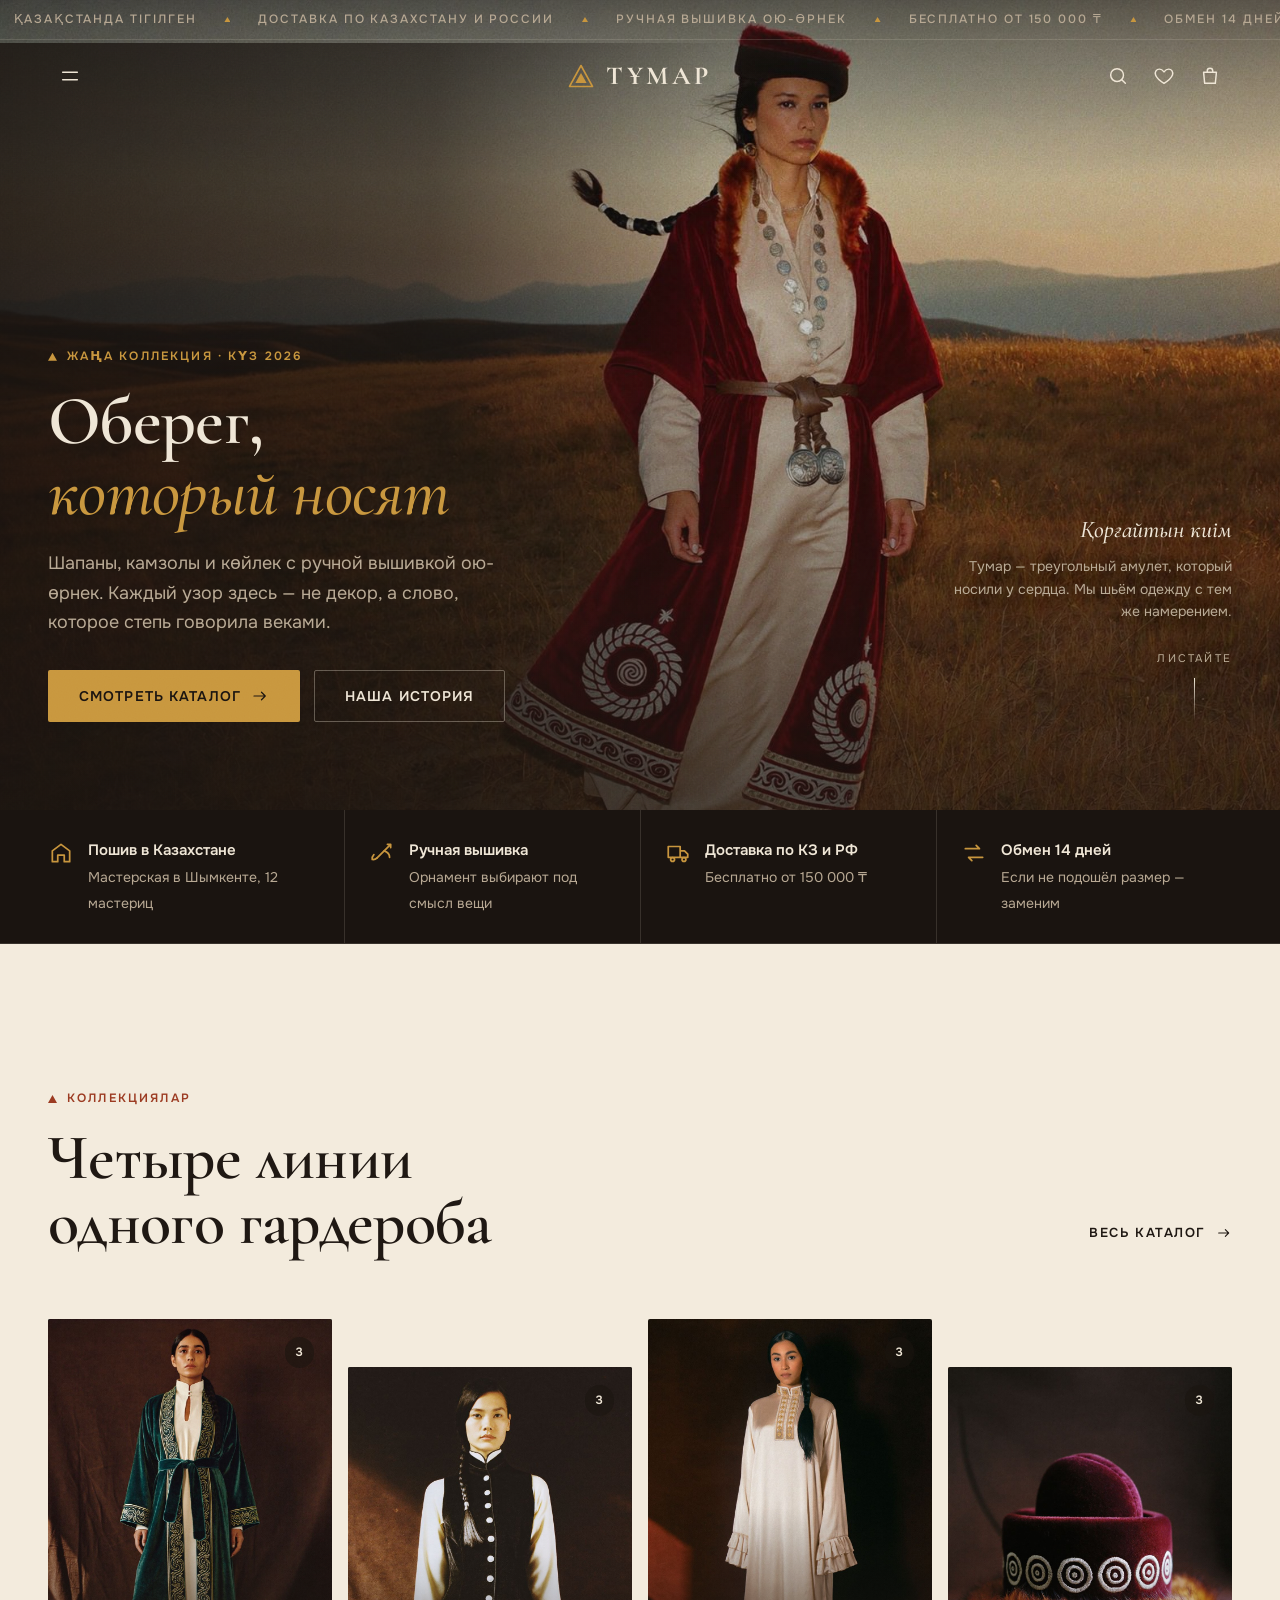
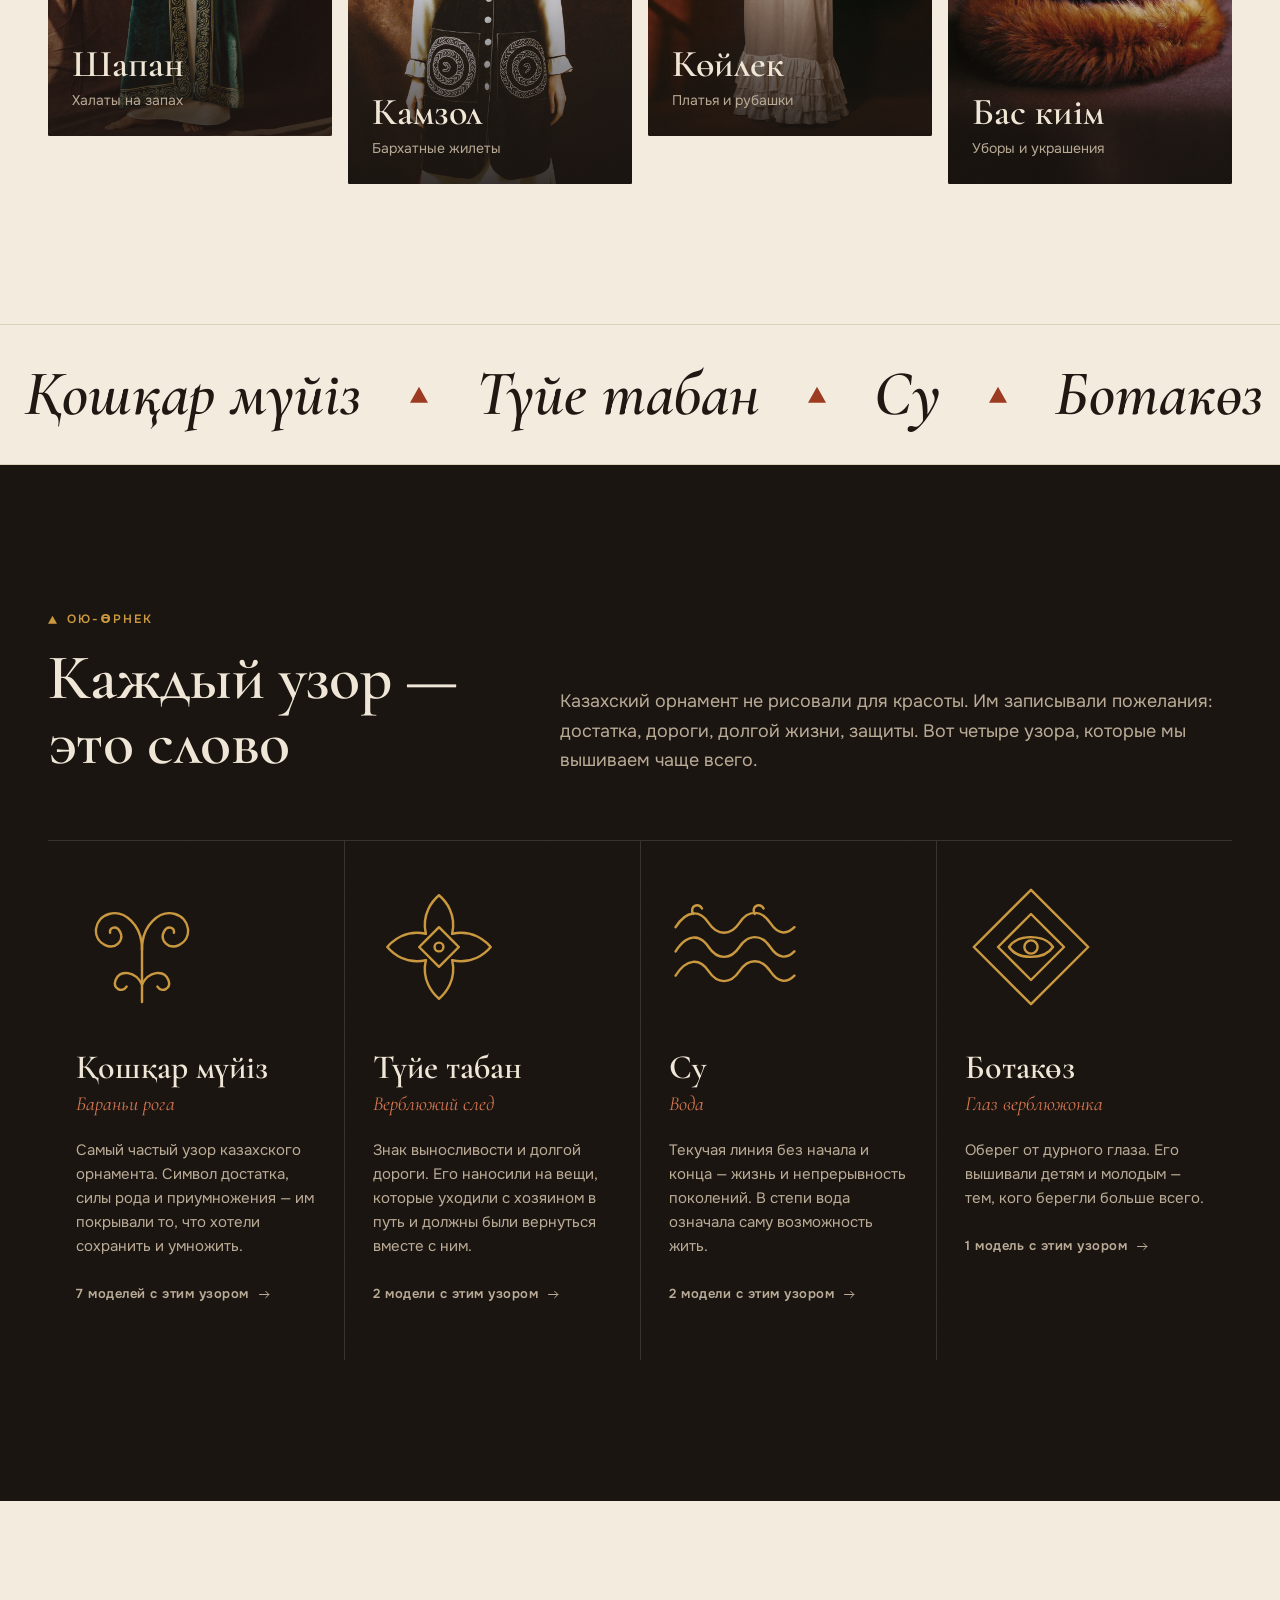
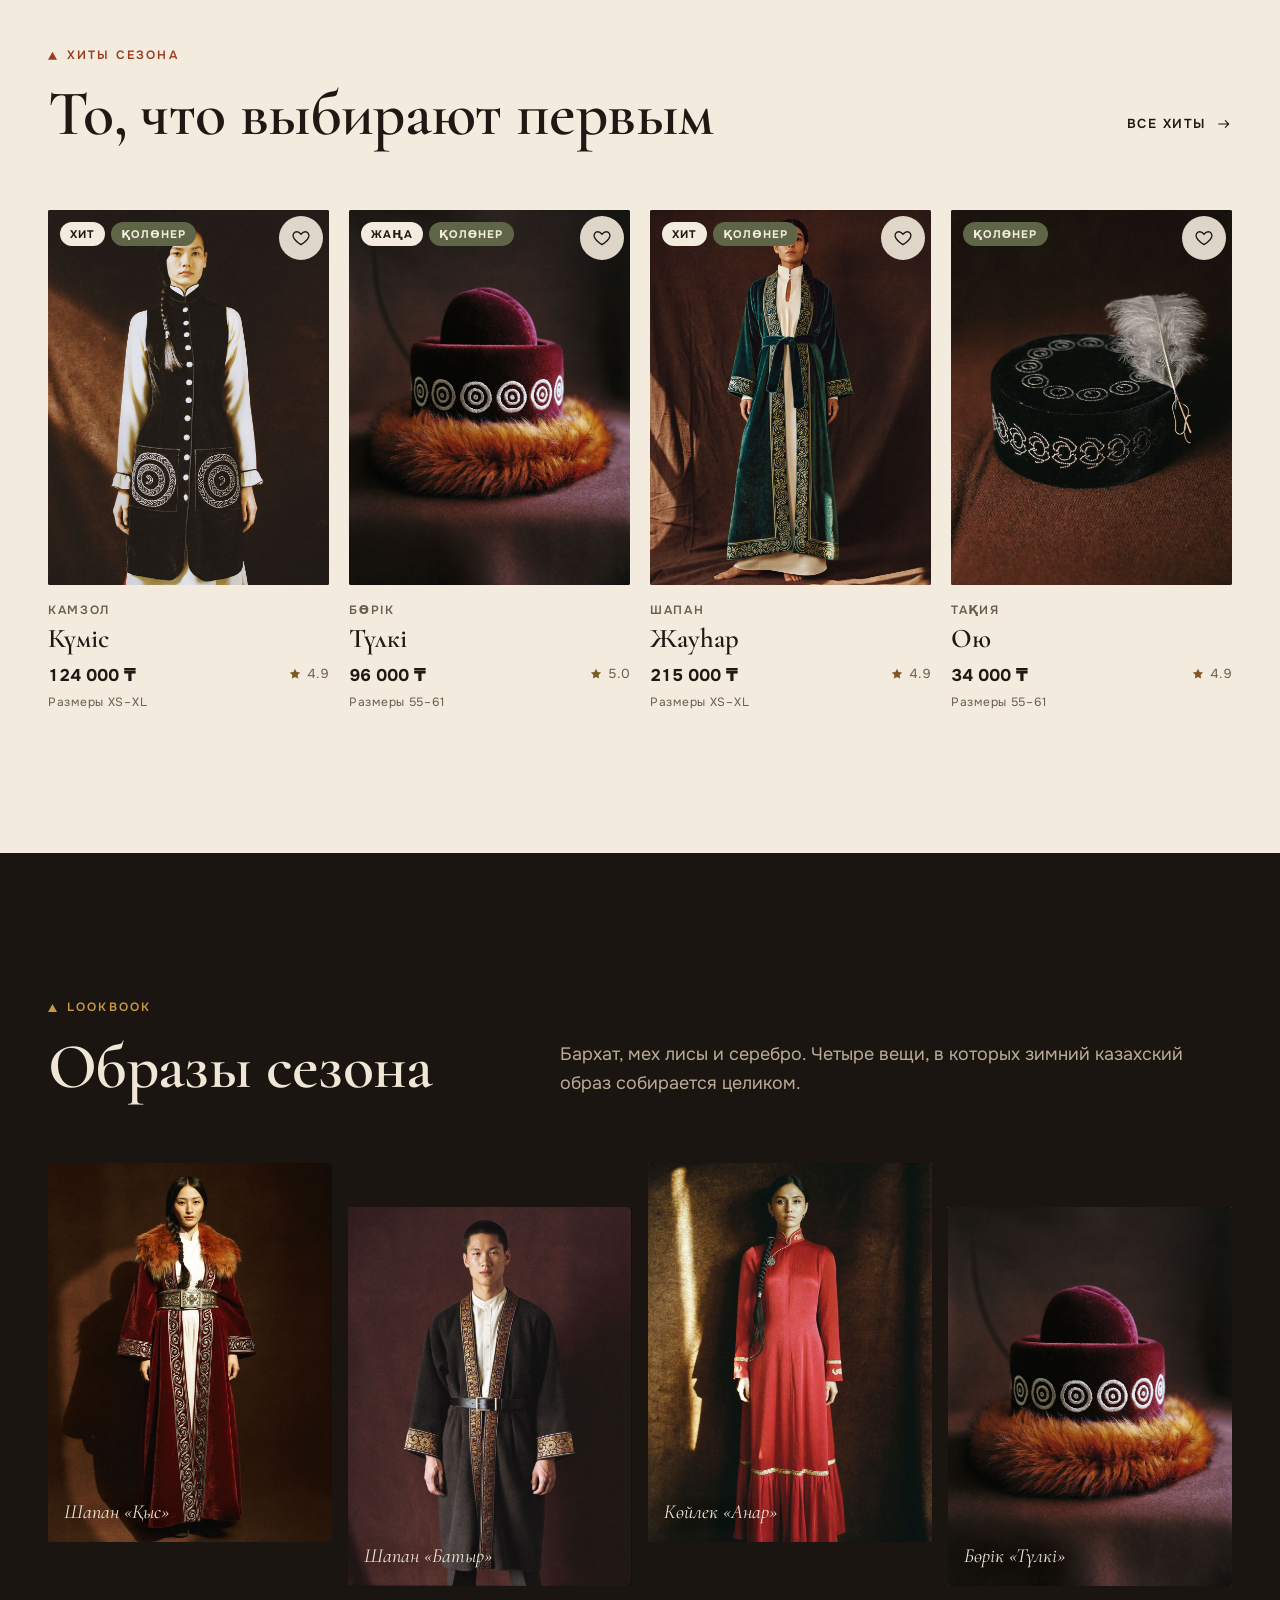
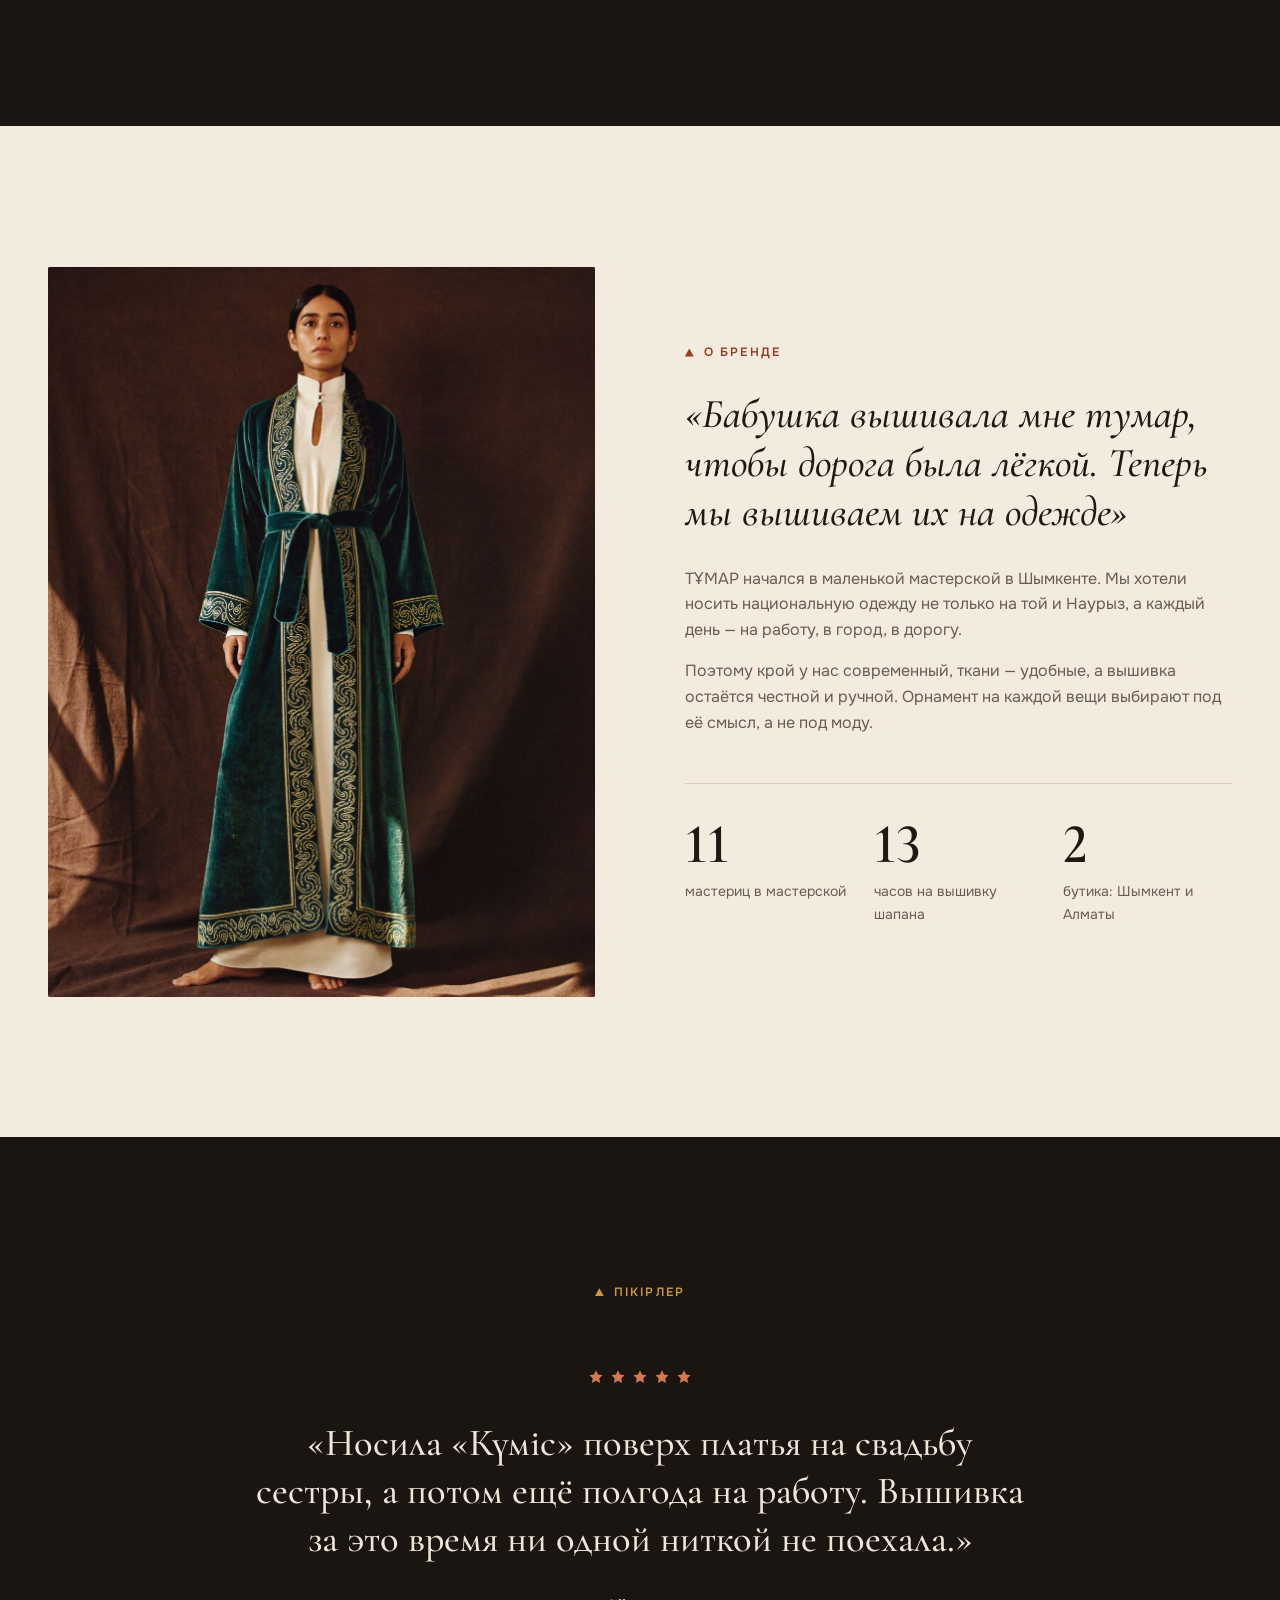
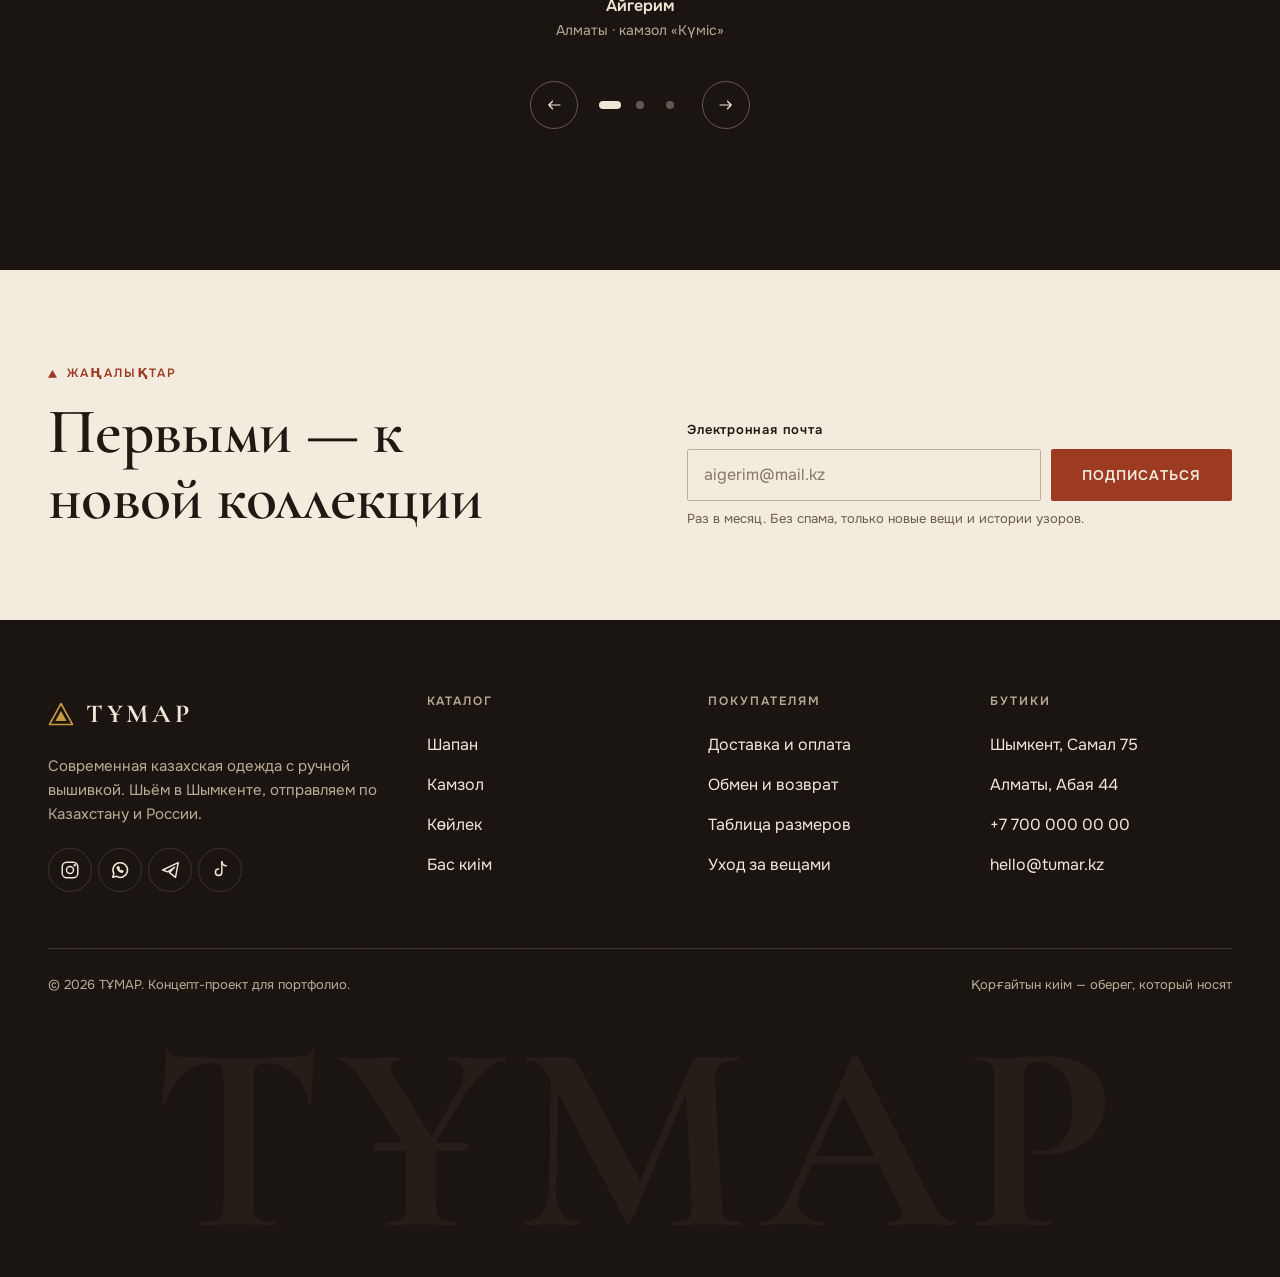
<file: index.html>
<!doctype html>
<html lang="ru">
<head>
<meta charset="utf-8">
<meta name="viewport" content="width=device-width, initial-scale=1">
<title>ТҰМАР</title>
<meta name="description" content="ТҰМАР — современная казахская одежда с ручной вышивкой ою-өрнек. Шапаны, камзолы, көйлек и тақия. Пошив в Казахстане.">
<meta name="theme-color" content="#1A1410">
<link rel="preconnect" href="https://fonts.googleapis.com">
<link rel="preconnect" href="https://fonts.gstatic.com" crossorigin>
<link rel="stylesheet" href="https://fonts.googleapis.com/css2?family=Cormorant+Garamond:ital,wght@0,500;0,600;0,700;1,500;1,600&family=Onest:wght@400;500;600;700&display=swap">
<link rel="stylesheet" href="css/style.css">
</head>
<body>

<div data-slot="header"></div>

<main id="main">

  <!-- Hero -->
  <section class="hero t-night grain" aria-labelledby="hero-title">
    <div class="hero__media" data-parallax>
      <div class="ph" data-label="" style="--tint:#2E241C">
        <img src="img/hero.jpg" alt="Девушка в закрытом светлом платье и бордовом бархатном шапане с лисьим мехом идёт по степи на закате" fetchpriority="high" decoding="async">
      </div>
    </div>
    <div class="wrap hero__content">
      <div class="hero__grid">
        <div>
          <span class="eyebrow reveal">Жаңа коллекция · Күз 2026</span>
          <h1 class="h1 hero__title reveal" id="hero-title" style="--d:120ms">Оберег, <em>который носят</em></h1>
          <p class="lead reveal" style="--d:240ms">Шапаны, камзолы и көйлек с ручной вышивкой ою-өрнек. Каждый узор здесь — не декор, а слово, которое степь говорила веками.</p>
          <div class="hero__actions reveal" style="--d:360ms">
            <a class="btn btn--primary" href="catalog.html">Смотреть каталог <svg viewBox="0 0 24 24" fill="none" stroke="currentColor" stroke-width="1.6" stroke-linecap="round" stroke-linejoin="round" aria-hidden="true"><path d="M4 12h15m-5-5 5 5-5 5"/></svg></a>
            <a class="btn btn--ghost" href="#story">Наша история</a>
          </div>
        </div>
        <div class="hero__aside reveal" style="--d:480ms">
          <span class="italic">Қорғайтын киім</span>
          <p>Тумар — треугольный амулет, который носили у сердца. Мы шьём одежду с тем же намерением.</p>
          <span class="hero__scroll">Листайте</span>
        </div>
      </div>
    </div>
  </section>

  <!-- Строка доверия -->
  <section class="t-night" aria-label="Почему ТҰМАР">
    <div class="wrap trust">
      <ul class="trust__list" data-trust></ul>
    </div>
  </section>

  <!-- Коллекции -->
  <section class="section t-felt" id="collections" aria-labelledby="col-title">
    <div class="wrap">
      <div class="section__head">
        <div>
          <span class="eyebrow reveal">Коллекциялар</span>
          <h2 class="h2 reveal" id="col-title" style="--d:100ms">Четыре линии<br>одного гардероба</h2>
        </div>
        <a class="link-arrow reveal" href="catalog.html">Весь каталог <svg viewBox="0 0 24 24" fill="none" stroke="currentColor" stroke-width="1.6" stroke-linecap="round" stroke-linejoin="round" aria-hidden="true"><path d="M4 12h15m-5-5 5 5-5 5"/></svg></a>
      </div>
      <div class="collections" data-collections></div>
    </div>
  </section>

  <div class="t-felt" data-big-marquee></div>

  <!-- Ою-өрнек -->
  <section class="section t-night grain" id="oyu" aria-labelledby="oyu-title">
    <div class="wrap">
      <div class="section__head">
        <div>
          <span class="eyebrow reveal">Ою-өрнек</span>
          <h2 class="h2 reveal" id="oyu-title" style="--d:100ms">Каждый узор —<br>это слово</h2>
        </div>
        <p class="lead reveal" style="--d:200ms">Казахский орнамент не рисовали для красоты. Им записывали пожелания: достатка, дороги, долгой жизни, защиты. Вот четыре узора, которые мы вышиваем чаще всего.</p>
      </div>
      <div class="oyu" data-oyu></div>
    </div>
  </section>

  <!-- Хиты -->
  <section class="section t-felt" aria-labelledby="best-title">
    <div class="wrap">
      <div class="section__head">
        <div>
          <span class="eyebrow reveal">Хиты сезона</span>
          <h2 class="h2 reveal" id="best-title" style="--d:100ms">То, что выбирают первым</h2>
        </div>
        <a class="link-arrow reveal" href="catalog.html?sort=popular">Все хиты <svg viewBox="0 0 24 24" fill="none" stroke="currentColor" stroke-width="1.6" stroke-linecap="round" stroke-linejoin="round" aria-hidden="true"><path d="M4 12h15m-5-5 5 5-5 5"/></svg></a>
      </div>
      <div class="grid-products" data-bestsellers></div>
    </div>
  </section>

  <!-- Lookbook -->
  <section class="section t-night grain" aria-labelledby="look-title">
    <div class="wrap">
      <div class="section__head">
        <div>
          <span class="eyebrow reveal">Lookbook</span>
          <h2 class="h2 reveal" id="look-title" style="--d:100ms">Образы сезона</h2>
        </div>
        <p class="lead reveal" style="--d:200ms">Бархат, мех лисы и серебро. Четыре вещи, в которых зимний казахский образ собирается целиком.</p>
      </div>
      <div class="lookbook" data-lookbook></div>
    </div>
  </section>

  <!-- История -->
  <section class="section t-felt" id="story" aria-labelledby="story-title">
    <div class="wrap story">
      <div class="story__media reveal">
        <div class="ph" data-label="Шапан «Жауһар»" style="--tint:#1F4D3E">
          <img src="img/shapan-zhauhar-1.jpg" alt="Изумрудный бархатный шапан «Жауһар» с золотой вышивкой қошқар мүйіз по борту" loading="lazy" decoding="async">
        </div>
      </div>
      <div>
        <span class="eyebrow reveal">О бренде</span>
        <h2 class="sr-only" id="story-title">История ТҰМАР</h2>
        <p class="story__quote reveal" style="--d:100ms">«Бабушка вышивала мне тумар, чтобы дорога была лёгкой. Теперь мы вышиваем их на одежде»</p>
        <div class="story__text reveal" style="--d:200ms">
          <p>ТҰМАР начался в маленькой мастерской в Шымкенте. Мы хотели носить национальную одежду не только на той и Наурыз, а каждый день — на работу, в город, в дорогу.</p>
          <p>Поэтому крой у нас современный, ткани — удобные, а вышивка остаётся честной и ручной. Орнамент на каждой вещи выбирают под её смысл, а не под моду.</p>
        </div>
        <div class="stats reveal" style="--d:300ms">
          <div><div class="stat__num" data-count="12">12</div><div class="stat__label">мастериц в мастерской</div></div>
          <div><div class="stat__num" data-count="14">14</div><div class="stat__label">часов на вышивку шапана</div></div>
          <div><div class="stat__num" data-count="2">2</div><div class="stat__label">бутика: Шымкент и Алматы</div></div>
        </div>
      </div>
    </div>
  </section>

  <!-- Отзывы -->
  <section class="section t-night grain" aria-labelledby="rev-title">
    <div class="wrap">
      <div class="section__head" style="justify-content:center;text-align:center">
        <div><span class="eyebrow reveal">Пікірлер</span><h2 class="sr-only" id="rev-title">Отзывы покупателей</h2></div>
      </div>
      <div class="reviews reveal" data-reviews></div>
    </div>
  </section>

  <!-- Подписка -->
  <section class="section--tight t-felt" aria-labelledby="sub-title">
    <div class="wrap subscribe">
      <div>
        <span class="eyebrow reveal">Жаңалықтар</span>
        <h2 class="h2 reveal" id="sub-title" style="--d:100ms;margin-top:14px">Первыми — к новой коллекции</h2>
      </div>
      <form class="reveal" data-subscribe novalidate style="--d:200ms">
        <div class="field">
          <label for="sub-email">Электронная почта</label>
          <div class="subscribe__form">
            <input class="input" type="email" id="sub-email" name="email" autocomplete="email" inputmode="email" placeholder="aigerim@mail.kz" aria-describedby="sub-hint" required>
            <button class="btn btn--primary" type="submit">Подписаться</button>
          </div>
          <span class="field__hint" id="sub-hint" aria-live="polite">Раз в месяц. Без спама, только новые вещи и истории узоров.</span>
        </div>
      </form>
    </div>
  </section>

</main>

<div data-slot="footer"></div>

<script src="js/products.js"></script>
<script src="js/store.js"></script>
<script src="js/ui.js"></script>
<script src="js/home.js"></script>
</body>
</html>
</file>
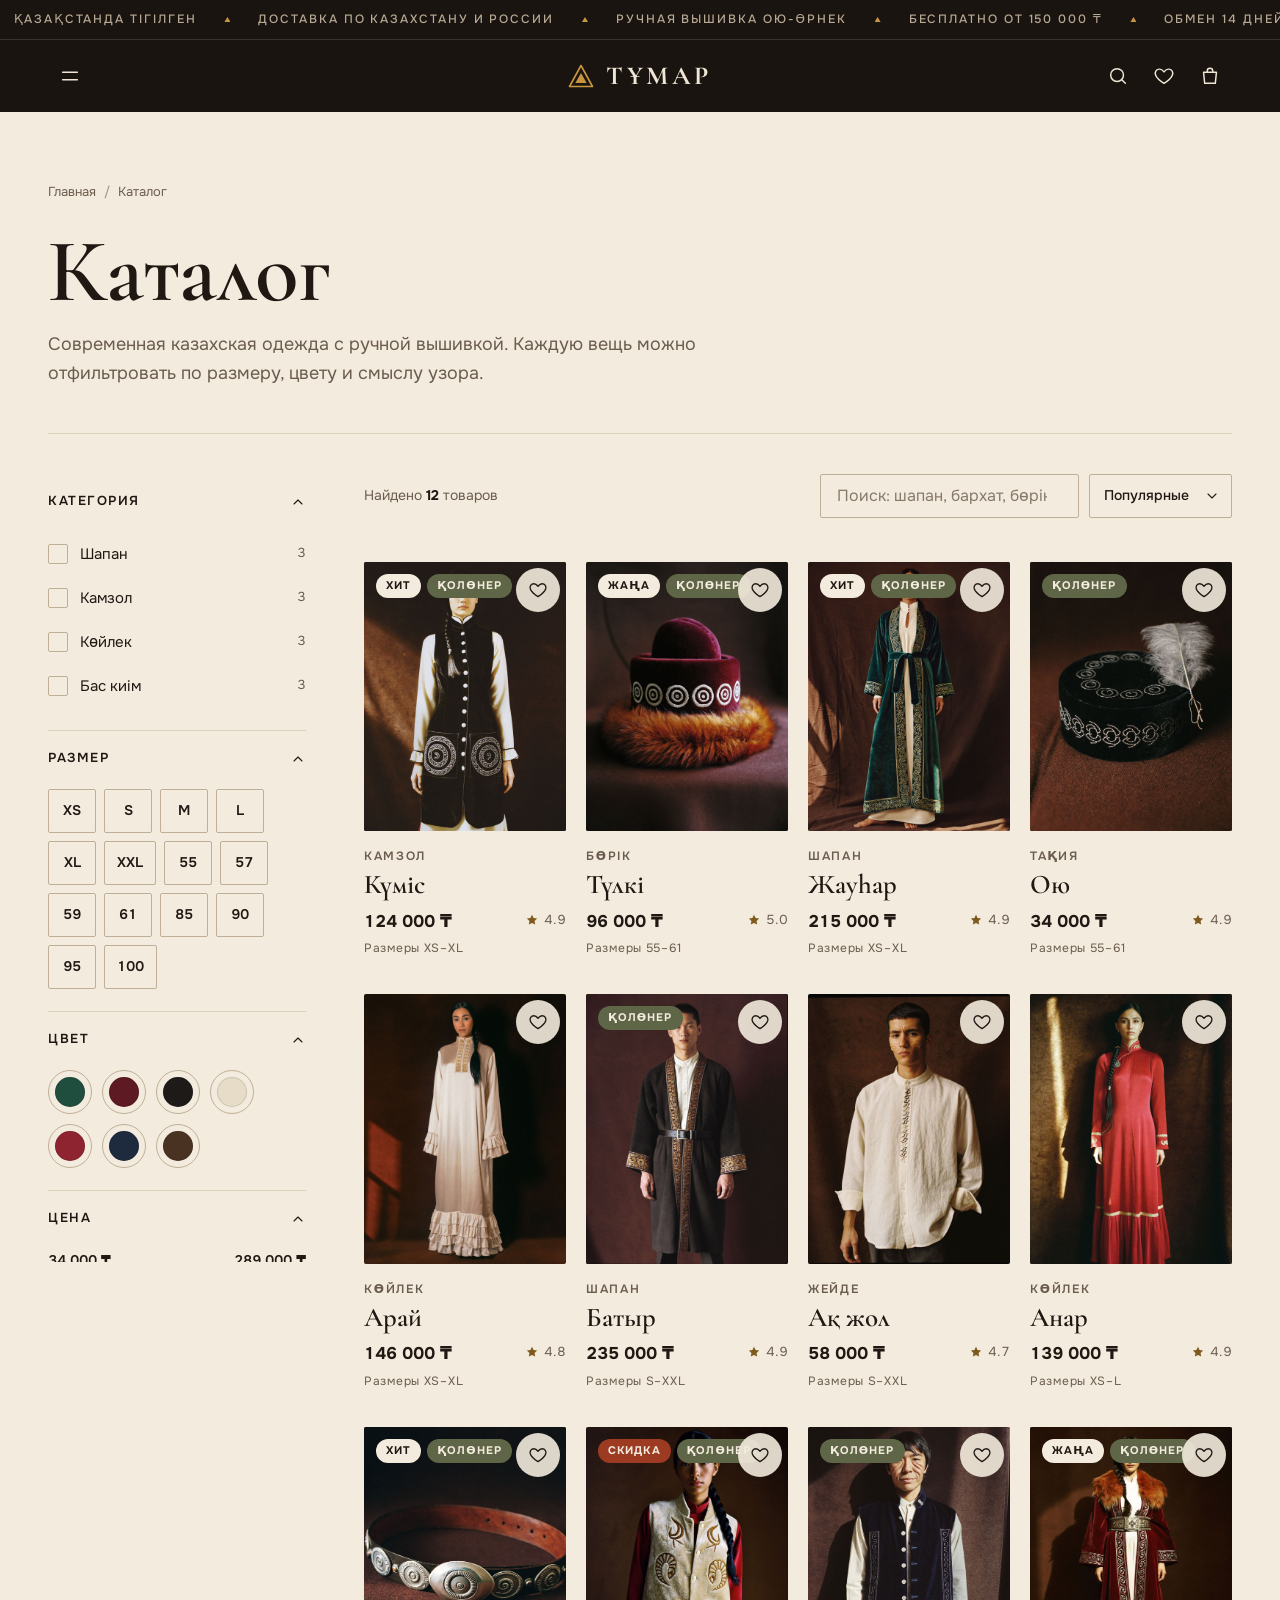
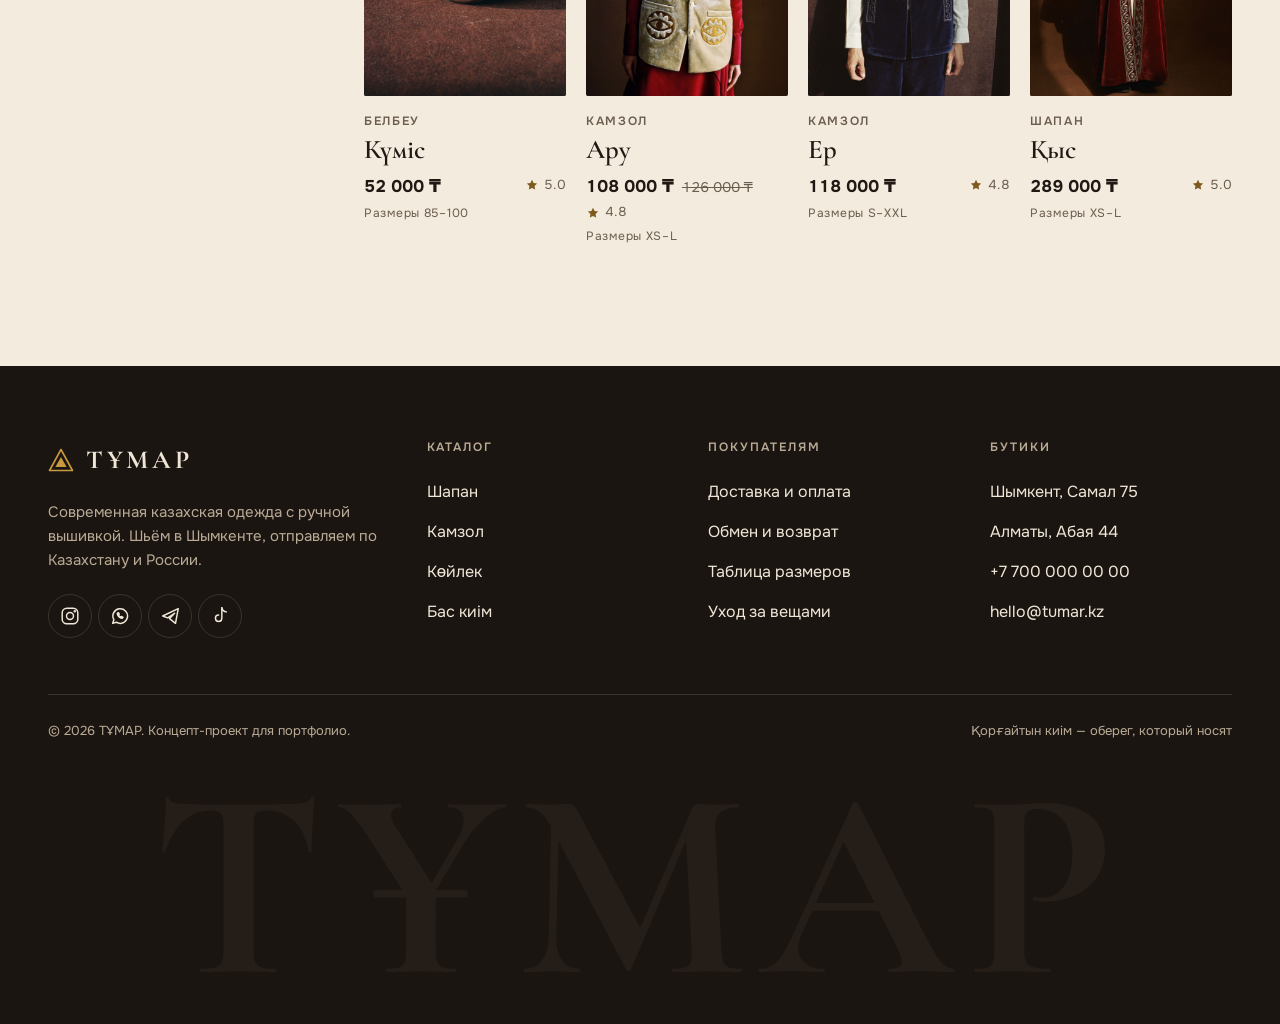
<file: catalog.html>
<!doctype html>
<html lang="ru">
<head>
<meta charset="utf-8">
<meta name="viewport" content="width=device-width, initial-scale=1">
<title>Каталог — ТҰМАР</title>
<meta name="description" content="Каталог ТҰМАР: шапаны, камзолы, көйлек и аксессуары с ручной вышивкой ою-өрнек.">
<meta name="theme-color" content="#1A1410">
<link rel="preconnect" href="https://fonts.googleapis.com">
<link rel="preconnect" href="https://fonts.gstatic.com" crossorigin>
<link rel="stylesheet" href="https://fonts.googleapis.com/css2?family=Cormorant+Garamond:ital,wght@0,500;0,600;0,700;1,500;1,600&family=Onest:wght@400;500;600;700&display=swap">
<link rel="stylesheet" href="css/style.css">
</head>
<body class="t-felt">

<div data-slot="header"></div>

<main id="main" class="t-felt">
  <div class="wrap">
    <header class="page-head">
      <nav aria-label="Хлебные крошки">
        <ol class="crumbs">
          <li><a href="index.html">Главная</a></li>
          <li aria-current="page" data-crumb>Каталог</li>
        </ol>
      </nav>
      <h1 class="h1" data-title>Каталог</h1>
      <p class="lead" data-subtitle>Современная казахская одежда с ручной вышивкой. Каждую вещь можно отфильтровать по размеру, цвету и смыслу узора.</p>
    </header>

    <div class="catalog">
      <aside class="filters t-felt" id="filters" aria-label="Фильтры" role="dialog" aria-modal="false">
        <div class="filters__head">
          <h2 class="h3">Фильтры</h2>
          <button type="button" class="icon-btn" aria-label="Закрыть фильтры" data-close data-autofocus>
            <svg viewBox="0 0 24 24" fill="none" stroke="currentColor" stroke-width="1.6" stroke-linecap="round" aria-hidden="true"><path d="m6 6 12 12M18 6 6 18"/></svg>
          </button>
        </div>
        <div class="filters__scroll" data-filters></div>
        <div class="filters__foot">
          <button type="button" class="btn btn--ghost" data-reset>Сбросить</button>
          <button type="button" class="btn btn--primary" data-close data-apply>Показать</button>
        </div>
      </aside>

      <section aria-labelledby="results-title">
        <h2 class="sr-only" id="results-title">Товары</h2>
        <div class="toolbar">
          <p class="toolbar__count" aria-live="polite" data-count></p>
          <div class="toolbar__right">
            <div class="field" style="gap:0">
              <label class="sr-only" for="q">Поиск по каталогу</label>
              <input class="input" id="q" type="search" placeholder="Поиск: шапан, бархат, бөрік…" autocomplete="off" style="min-height:44px" data-q>
            </div>
            <button type="button" class="btn btn--ghost filters-open" aria-controls="filters" aria-expanded="false" data-open-filters style="min-height:44px;padding:0 18px">
              <svg viewBox="0 0 24 24" fill="none" stroke="currentColor" stroke-width="1.6" stroke-linecap="round" aria-hidden="true"><path d="M4 6h16M7 12h10M10 18h4"/></svg>
              Фильтры <span class="num" data-active-count></span>
            </button>
            <div class="select">
              <label class="sr-only" for="sort">Сортировка</label>
              <select id="sort" data-sort>
                <option value="popular">Популярные</option>
                <option value="new">Новинки</option>
                <option value="price-asc">Дешевле</option>
                <option value="price-desc">Дороже</option>
                <option value="rating">По рейтингу</option>
              </select>
              <svg viewBox="0 0 24 24" fill="none" stroke="currentColor" stroke-width="1.6" stroke-linecap="round" aria-hidden="true"><path d="m6 9 6 6 6-6"/></svg>
            </div>
          </div>
        </div>
        <div class="chips" data-chips></div>
        <div class="grid-products" data-grid></div>
      </section>
    </div>
  </div>
</main>

<div data-slot="footer"></div>

<script src="js/products.js"></script>
<script src="js/store.js"></script>
<script src="js/ui.js"></script>
<script src="js/catalog.js"></script>
</body>
</html>
</file>
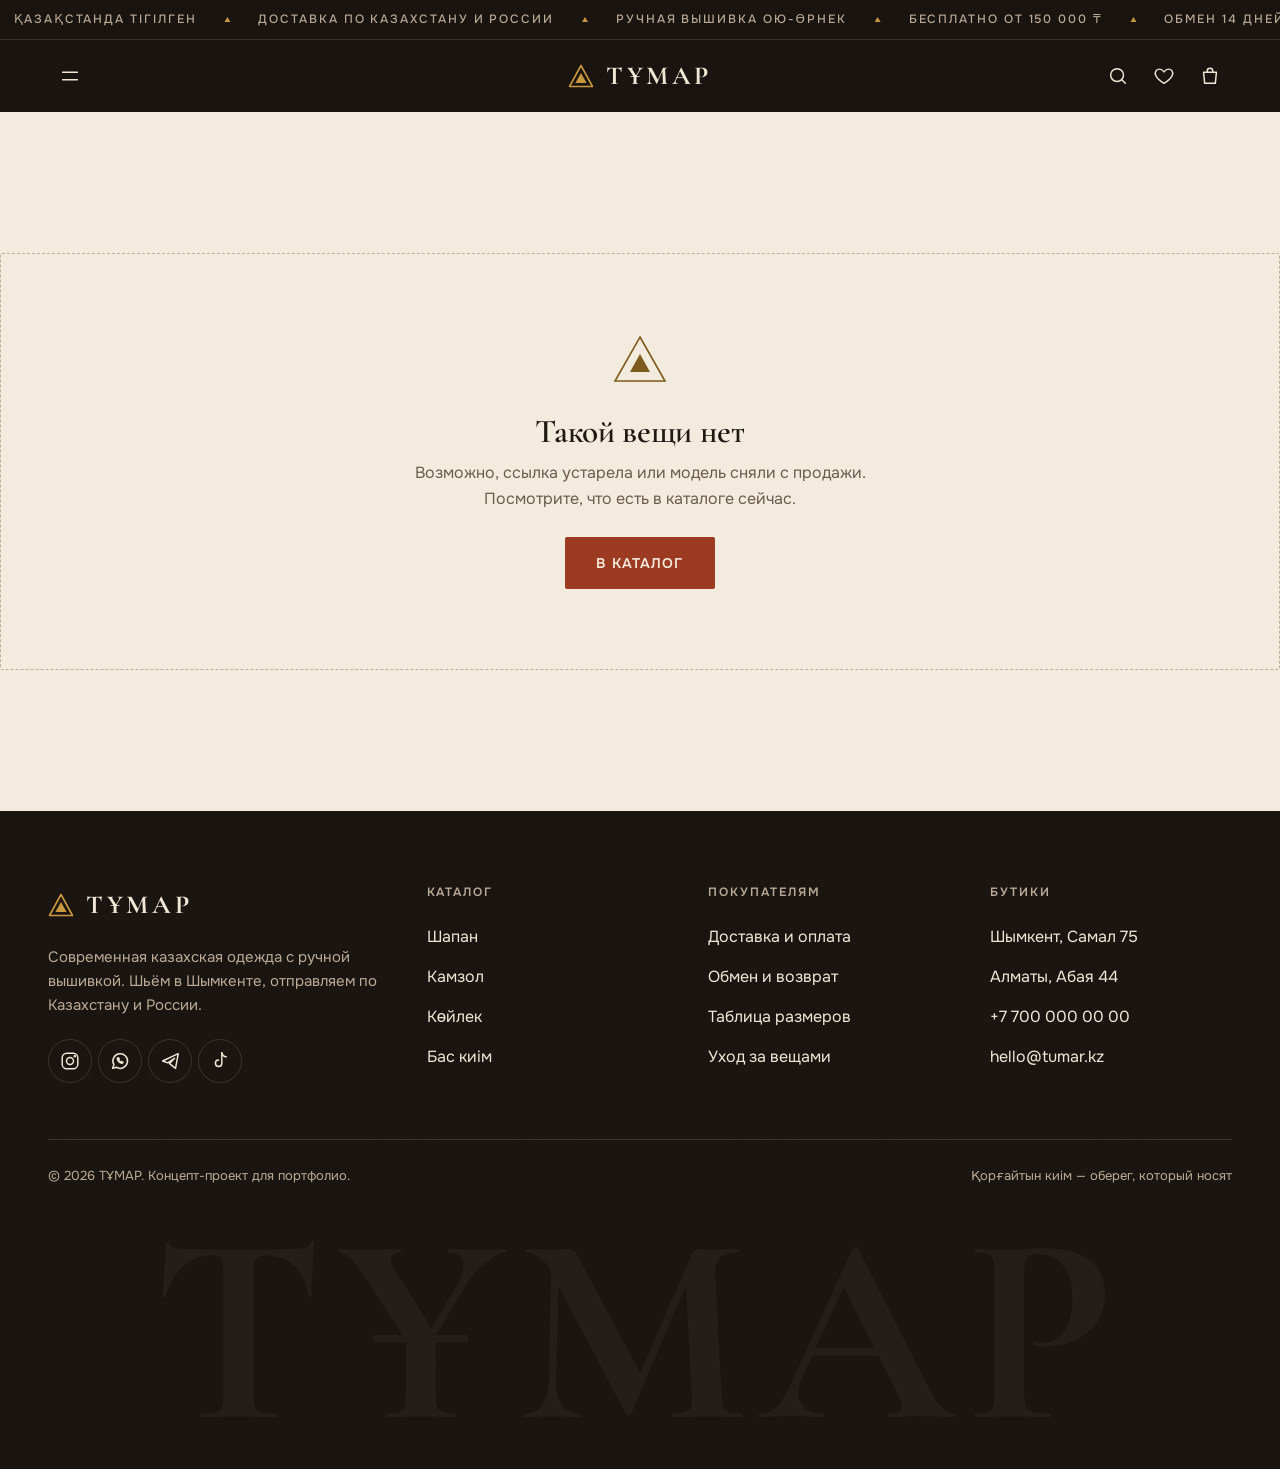
<file: product.html>
<!doctype html>
<html lang="ru">
<head>
<meta charset="utf-8">
<meta name="viewport" content="width=device-width, initial-scale=1">
<title>ТҰМАР</title>
<meta name="description" content="ТҰМАР — современная казахская одежда с ручной вышивкой ою-өрнек.">
<meta name="theme-color" content="#1A1410">
<link rel="preconnect" href="https://fonts.googleapis.com">
<link rel="preconnect" href="https://fonts.gstatic.com" crossorigin>
<link rel="stylesheet" href="https://fonts.googleapis.com/css2?family=Cormorant+Garamond:ital,wght@0,500;0,600;0,700;1,500;1,600&family=Onest:wght@400;500;600;700&display=swap">
<link rel="stylesheet" href="css/style.css">
</head>
<body class="t-felt">

<div data-slot="header"></div>

<main id="main" class="t-felt" data-product-root></main>

<div data-slot="footer"></div>

<script src="js/products.js"></script>
<script src="js/store.js"></script>
<script src="js/ui.js"></script>
<script src="js/product.js"></script>
</body>
</html>
</file>
<file: css/style.css>
/* =========================================================================
   ТҰМАР — стили
   Правила: design-system/tumar/MASTER.md
   Две территории: .t-night (история) и .t-felt (покупка).
   Компоненты берут цвета только из локальных токенов --bg/--fg/--muted/--accent/--line,
   поэтому один и тот же компонент корректен на обеих территориях.
   ========================================================================= */

:root {
  /* Палитра — контраст посчитан, см. MASTER.md */
  --night: #1A1410;
  --night-2: #241C16;
  --night-3: #2E241C;
  --on-night: #EFE6D6;
  --on-night-muted: #B8A994;
  --ochre: #C8963E;
  --rust-soft: #D4754F;

  --felt: #F3EBDD;
  --felt-2: #E9DFCD;
  --felt-3: #DCCFBB;
  --ink: #1F1813;
  --ink-muted: #6B5D4E;
  --rust: #9C3B22;
  --rust-hover: #83301B;
  --ochre-deep: #7E5A1E;
  --olive: #5F6647;

  --font-display: 'Cormorant Garamond', 'Times New Roman', serif;
  --font-body: 'Onest', system-ui, -apple-system, 'Segoe UI', sans-serif;

  --ease: cubic-bezier(.2, .7, .2, 1);
  --ease-out: cubic-bezier(.4, 0, 1, 1);
  --dur-reveal: 700ms;
  --dur-hover: 350ms;
  --dur-exit: 220ms;

  --wrap: 1320px;
  --gutter: clamp(20px, 4vw, 48px);
  --header-h: 72px;
  --radius: 2px;

  --grain: url("data:image/svg+xml,%3Csvg xmlns='http://www.w3.org/2000/svg' width='180' height='180'%3E%3Cfilter id='n'%3E%3CfeTurbulence type='fractalNoise' baseFrequency='.85' numOctaves='3' stitchTiles='stitch'/%3E%3CfeColorMatrix values='0 0 0 0 1 0 0 0 0 1 0 0 0 0 1 0 0 0 .6 0'/%3E%3C/filter%3E%3Crect width='100%25' height='100%25' filter='url(%23n)'/%3E%3C/svg%3E");
  --tumar-pattern: url("data:image/svg+xml,%3Csvg xmlns='http://www.w3.org/2000/svg' width='56' height='50'%3E%3Cpath d='M28 8 L48 42 H8 Z' fill='none' stroke='rgba(255,255,255,.16)' stroke-width='1'/%3E%3Cpath d='M28 18 L38 35 H18 Z' fill='none' stroke='rgba(0,0,0,.12)' stroke-width='1'/%3E%3C/svg%3E");
}

/* Территории --------------------------------------------------------------- */
.t-night {
  --bg: var(--night);
  --bg-2: var(--night-2);
  --fg: var(--on-night);
  --muted: var(--on-night-muted);
  --accent: var(--ochre);          /* 6.85 на --night */
  --accent-2: var(--rust-soft);    /* 5.61 на --night */
  --line: rgba(239, 230, 214, .14);
  --line-strong: rgba(239, 230, 214, .32);
  --btn-bg: var(--ochre);
  --btn-fg: var(--night);          /* 6.85 */
  --btn-bg-hover: #D6A650;
  background: var(--bg);
  color: var(--fg);
}
.t-felt {
  --bg: var(--felt);
  --bg-2: var(--felt-2);
  --fg: var(--ink);
  --muted: var(--ink-muted);
  --accent: var(--rust);           /* 5.79 на --felt */
  --accent-2: var(--ochre-deep);   /* 5.27 на --felt */
  --line: var(--felt-3);
  --line-strong: #BFAF97;
  --btn-bg: var(--rust);
  --btn-fg: var(--felt);           /* 5.79 */
  --btn-bg-hover: var(--rust-hover);
  background: var(--bg);
  color: var(--fg);
}

/* Плёночное зерно поверх тёмных глав — фактура из styles.csv #68, без VHS-гиммиков */
.grain { position: relative; isolation: isolate; }
.grain::after {
  content: '';
  position: absolute;
  inset: 0;
  background-image: var(--grain);
  opacity: .07;
  mix-blend-mode: overlay;
  pointer-events: none;
  z-index: 3;
}

/* База ---------------------------------------------------------------------- */
*, *::before, *::after { box-sizing: border-box; }
html { -webkit-text-size-adjust: 100%; scroll-behavior: smooth; }
body {
  margin: 0;
  font-family: var(--font-body);
  font-size: 16px;
  line-height: 1.6;
  background: var(--felt);
  color: var(--ink);
  -webkit-font-smoothing: antialiased;
  text-rendering: optimizeLegibility;
  overflow-x: hidden;
}
body.is-locked { overflow: hidden; }
img { max-width: 100%; display: block; }
button { font: inherit; color: inherit; cursor: pointer; }
a { color: inherit; text-decoration: none; }
ul, ol { list-style: none; margin: 0; padding: 0; }
h1, h2, h3, h4, p { margin: 0; }
input, select, textarea { font: inherit; color: inherit; }
[hidden] { display: none !important; }

:focus-visible {
  outline: 2px solid var(--accent, var(--rust));
  outline-offset: 3px;
}

.sr-only {
  position: absolute; width: 1px; height: 1px; padding: 0; margin: -1px;
  overflow: hidden; clip: rect(0 0 0 0); white-space: nowrap; border: 0;
}
.skip-link {
  position: absolute; left: 12px; top: -60px; z-index: 200;
  background: var(--ink); color: var(--felt); padding: 12px 18px;
  transition: top var(--dur-hover) var(--ease);
}
.skip-link:focus { top: 12px; }

.wrap { width: 100%; max-width: var(--wrap); margin: 0 auto; padding: 0 var(--gutter); }

/* Типографика -------------------------------------------------------------- */
.display, .h1, .h2, .h3 {
  font-family: var(--font-display);
  font-weight: 600;
  letter-spacing: -.01em;
  line-height: 1.02;
  text-wrap: balance;
}
.h1 { font-size: clamp(44px, 7vw, 96px); }
.h2 { font-size: clamp(36px, 5vw, 64px); }
.h3 { font-size: clamp(26px, 2.6vw, 34px); line-height: 1.1; }

.eyebrow {
  display: inline-flex; align-items: center; gap: 10px;
  font-size: 12px; font-weight: 600; letter-spacing: .18em; text-transform: uppercase;
  color: var(--accent);
}
.eyebrow::before {
  content: '';
  width: 9px; height: 8px;
  background: currentColor;
  clip-path: polygon(50% 0, 100% 100%, 0 100%);   /* тумар — единственный графический мотив */
}
.lead { font-size: clamp(17px, 1.4vw, 19px); line-height: 1.65; color: var(--muted); max-width: 56ch; }
.italic { font-family: var(--font-display); font-style: italic; font-weight: 500; }
.num { font-variant-numeric: tabular-nums; }

/* Кнопки -------------------------------------------------------------------- */
.btn {
  display: inline-flex; align-items: center; justify-content: center; gap: 10px;
  min-height: 52px; padding: 0 30px;
  border: 1px solid transparent; border-radius: var(--radius);
  font-size: 14px; font-weight: 600; letter-spacing: .08em; text-transform: uppercase;
  white-space: nowrap;
  transition: background-color var(--dur-hover) var(--ease), color var(--dur-hover) var(--ease),
              border-color var(--dur-hover) var(--ease), transform var(--dur-hover) var(--ease);
}
.btn svg { width: 18px; height: 18px; flex: none; }
.btn--primary { background: var(--btn-bg); color: var(--btn-fg); }
.btn--primary:hover { background: var(--btn-bg-hover); }
.btn--ghost { border-color: var(--line-strong); color: var(--fg); background: transparent; }
.btn--ghost:hover { border-color: var(--fg); }
.btn--block { width: 100%; }
.btn:active { transform: translateY(1px); }
.btn[disabled], .btn[aria-disabled="true"] { opacity: .45; cursor: not-allowed; }

.link-arrow {
  display: inline-flex; align-items: center; gap: 10px; min-height: 44px;
  font-size: 13px; font-weight: 600; letter-spacing: .12em; text-transform: uppercase;
  color: var(--fg);
  background: linear-gradient(currentColor, currentColor) 0 calc(100% - 10px) / 0 1px no-repeat;
  transition: background-size var(--dur-hover) var(--ease);
}
.link-arrow:hover { background-size: 100% 1px; }
.link-arrow svg { width: 16px; height: 16px; transition: transform var(--dur-hover) var(--ease); }
.link-arrow:hover svg { transform: translateX(4px); }

.icon-btn {
  position: relative;
  display: inline-grid; place-items: center;
  width: 44px; height: 44px;
  border: 0; background: transparent; border-radius: 50%;
  color: var(--fg);
  transition: background-color var(--dur-hover) var(--ease);
}
.icon-btn:hover { background: var(--line); }
.icon-btn svg { width: 22px; height: 22px; }
.icon-btn .count {
  position: absolute; top: 4px; right: 2px;
  min-width: 18px; height: 18px; padding: 0 5px;
  border-radius: 9px;
  background: var(--rust); color: var(--felt);
  font-size: 11px; font-weight: 700; line-height: 18px; text-align: center;
  font-variant-numeric: tabular-nums;
  transform: scale(1);
  transition: transform 300ms var(--ease);
}
.icon-btn .count:empty, .icon-btn .count[data-n="0"] { transform: scale(0); }
.count.bump { animation: bump 420ms var(--ease); }
@keyframes bump { 40% { transform: scale(1.35); } }

/* Лого ---------------------------------------------------------------------- */
.logo { display: inline-flex; align-items: center; gap: 12px; min-height: 44px; }
.logo__mark { width: 26px; height: 24px; color: var(--accent); flex: none; }
.logo__word {
  font-family: var(--font-display); font-weight: 700;
  font-size: 26px; letter-spacing: .14em; line-height: 1;
}

/* Бегущая строка ----------------------------------------------------------- */
.marquee {
  overflow: hidden;
  border-bottom: 1px solid var(--line);
  font-size: 12px; font-weight: 500; letter-spacing: .16em; text-transform: uppercase;
  color: var(--muted);
}
.marquee__track {
  display: flex; width: max-content;
  animation: marquee 48s linear infinite;
}
.marquee__group { display: flex; align-items: center; gap: 28px; padding: 10px 14px; }
.marquee__group span { display: inline-flex; align-items: center; gap: 28px; white-space: nowrap; }
.marquee__group span::after {
  content: ''; width: 6px; height: 5px; background: var(--accent);
  clip-path: polygon(50% 0, 100% 100%, 0 100%);
}
.marquee:hover .marquee__track { animation-play-state: paused; }
@keyframes marquee { to { transform: translateX(-50%); } }

.marquee--big {
  border-block: 1px solid var(--line);
  font-family: var(--font-display); font-weight: 600; font-style: italic;
  font-size: clamp(34px, 5vw, 72px); letter-spacing: 0; text-transform: none;
  color: var(--fg);
}
.marquee--big .marquee__track { animation-duration: 60s; }
.marquee--big .marquee__group { gap: 48px; padding: 18px 24px; }
.marquee--big .marquee__group span { gap: 48px; }
.marquee--big .marquee__group span::after { width: 18px; height: 16px; }

/* Шапка --------------------------------------------------------------------- */
.site-top { position: relative; z-index: 60; }
.header {
  position: sticky; top: 0; z-index: 60;
  transition: background-color 400ms var(--ease), box-shadow 400ms var(--ease), color 400ms var(--ease);
}
.header__inner {
  display: grid; grid-template-columns: 1fr auto 1fr; align-items: center;
  height: var(--header-h);
}
.header__left { display: flex; align-items: center; }
/* Бегущая строка сворачивается после начала прокрутки — меньше хрома на экране */
.header__marquee {
  display: grid; grid-template-rows: 1fr;
  transition: grid-template-rows 450ms var(--ease), opacity 300ms var(--ease);
}
.header__marquee > .marquee { overflow: hidden; min-height: 0; }
.header.is-scrolled .header__marquee { grid-template-rows: 0fr; opacity: 0; }
.header.is-scrolled .header__marquee > .marquee { border-bottom-color: transparent; }
.header__nav { display: flex; gap: 6px; }
.header__nav a {
  display: inline-flex; align-items: center; min-height: 44px; padding: 0 12px;
  font-size: 13px; font-weight: 600; letter-spacing: .1em; text-transform: uppercase; white-space: nowrap;
  color: var(--muted);
  transition: color var(--dur-hover) var(--ease);
}
.header__nav a:hover, .header__nav a[aria-current="page"] { color: var(--fg); }
.header__actions { display: flex; justify-content: flex-end; gap: 2px; }
.header .menu-btn { display: none; }
/* Прозрачная шапка поверх hero; становится плотной после прокрутки */
.header--overlay { position: fixed; left: 0; right: 0; background: transparent; }
.header--overlay.is-solid {
  background: rgba(26, 20, 16, .92);
  -webkit-backdrop-filter: saturate(1.2) blur(10px);
  backdrop-filter: saturate(1.2) blur(10px);
  box-shadow: 0 1px 0 var(--line);
}
.header--solid { background: var(--bg); box-shadow: 0 1px 0 var(--line); }

/* Мобильное меню */
.mnav {
  position: fixed; inset: 0; z-index: 110;
  display: flex; flex-direction: column;
  padding: 20px var(--gutter) 40px;
  transform: translateY(-100%);
  visibility: hidden;
  transition: transform 520ms var(--ease), visibility 0s linear 520ms;
}
.mnav.is-open { transform: none; visibility: visible; transition: transform 520ms var(--ease), visibility 0s; }
.mnav__head { display: flex; justify-content: space-between; align-items: center; height: 52px; }
.mnav__links { margin-top: 40px; display: grid; gap: 4px; }
.mnav__links a {
  display: block; padding: 10px 0;
  font-family: var(--font-display); font-weight: 600; font-size: 42px; line-height: 1.1;
  border-bottom: 1px solid var(--line);
}
.mnav__foot { margin-top: auto; color: var(--muted); font-size: 14px; }

/* Hero ---------------------------------------------------------------------- */
.hero {
  position: relative;
  /* Не на весь экран: край следующей секции должен попадать в первый кадр */
  min-height: clamp(620px, 90svh, 860px);
  display: grid;
  overflow: hidden;
}
/* Без запаса сверху: голова модели у самого края кадра, параллакс сдвигает фото только вниз */
.hero__media { position: absolute; inset: 0 -22% -8% 0; z-index: 0; will-change: transform; }
.hero__media .ph { position: absolute; inset: 0; height: 100%; aspect-ratio: auto; }
/* Модель в центре кадра. Слой фото шире экрана на 22% вправо (пустая степь уходит за край),
   поэтому модель встаёт на ~61% ширины — правее логотипа и заголовка */
.hero__media img { width: 100%; height: 100%; object-fit: cover; object-position: 50% top; }
/* Верхнее затемнение — только под шапку. Нижнее живёт на .hero__content, см. ниже */
.hero::before {
  content: ''; position: absolute; inset: 0 0 auto 0; height: 22%; z-index: 1;
  background: linear-gradient(180deg, rgba(26,20,16,.6), rgba(26,20,16,0));
}
.hero__word {
  position: absolute; left: 0; right: 0; top: 50%; z-index: 1;
  transform: translateY(-58%);
  text-align: center;
  font-family: var(--font-display); font-weight: 700;
  font-size: clamp(96px, 23vw, 380px);
  line-height: .8; letter-spacing: .04em;
  color: rgba(239, 230, 214, .16);
  pointer-events: none; user-select: none;
  white-space: nowrap;
}
.hero__content {
  position: relative; z-index: 2;
  align-self: end;
  padding-top: 300px;
  padding-bottom: clamp(40px, 7vw, 88px);
}
/* Затемнение привязано к самому тексту: растёт вместе с ним и покрывает его при любом фото.
   Под текстом непрозрачность ≥ .86 — светлый текст держит контраст даже над белым пикселем */
.hero__content::before {
  content: ''; position: absolute; z-index: -1;
  top: 0; bottom: 0; left: 50%; width: 100vw; transform: translateX(-50%);
  /* Длинный пологий подъём — без видимой полосы поперёк кадра */
  /* Затемнение слева направо: плотное под текстом, прозрачное к модели в центре кадра */
  background:
    linear-gradient(90deg, rgba(26,20,16,.82) 0, rgba(26,20,16,.62) 34%, rgba(26,20,16,0) 58%),
    linear-gradient(180deg, rgba(26,20,16,0) 0, rgba(26,20,16,.35) 60%, rgba(26,20,16,.7) 100%);
  pointer-events: none;
}
/* Узкая левая колонка: заголовок не должен заходить на модель, стоящую в центре кадра */
.hero__grid { display: grid; grid-template-columns: minmax(0, 480px) 1fr; gap: 40px; align-items: end; }
.hero__grid .lead { max-width: 40ch; }
.hero__title { margin: 18px 0 22px; font-size: clamp(44px, 5.4vw, 80px); }
.hero__title em { font-style: italic; font-weight: 500; color: var(--accent); }
.hero__actions { display: flex; flex-wrap: wrap; gap: 14px; margin-top: 32px; }
.hero__aside { justify-self: end; text-align: right; max-width: 300px; text-shadow: 0 1px 14px rgba(26,20,16,.9); }
.hero__aside p { color: var(--muted); font-size: 14px; }
.hero__aside .italic { display: block; font-size: 24px; color: var(--fg); line-height: 1.2; margin-bottom: 10px; }
.hero__scroll {
  display: inline-flex; flex-direction: column; align-items: center; gap: 10px;
  margin-top: 28px; font-size: 11px; letter-spacing: .2em; text-transform: uppercase; color: var(--muted);
}
.hero__scroll::after {
  content: ''; width: 1px; height: 44px;
  background: linear-gradient(var(--fg), transparent);
  animation: drip 2.4s var(--ease) infinite;
  transform-origin: top;
}
@keyframes drip { 0% { transform: scaleY(0); } 50% { transform: scaleY(1); } 100% { transform: scaleY(1); opacity: 0; } }

/* Строка доверия ------------------------------------------------------------ */
.trust { border-bottom: 1px solid var(--line); }
.trust__list { display: grid; grid-template-columns: repeat(4, minmax(0, 1fr)); }
.trust__item {
  display: flex; gap: 14px; align-items: flex-start;
  padding: 28px 24px;
  border-left: 1px solid var(--line);
}
.trust__item:first-child { border-left: 0; padding-left: 0; }
.trust__item svg { width: 26px; height: 26px; color: var(--accent); flex: none; margin-top: 2px; }
.trust__item strong { display: block; font-size: 15px; font-weight: 600; margin-bottom: 2px; }
.trust__item span { font-size: 14px; color: var(--muted); line-height: 1.45; }

/* Секции -------------------------------------------------------------------- */
.section { padding: clamp(80px, 11vw, 150px) 0; }
.section--tight { padding: clamp(56px, 7vw, 96px) 0; }
.section__head {
  display: flex; justify-content: space-between; align-items: flex-end; gap: 32px;
  margin-bottom: clamp(36px, 5vw, 64px);
}
.section__head .h2 { margin-top: 14px; }
.section__head .lead { margin-top: 18px; }

/* Изображение с заглушкой ---------------------------------------------------
   Под каждым фото лежит орнаментальная плашка в цвете товара.
   Нет файла → img получает .is-missing и прячется, плашка остаётся.
   Файл появился в img/ → он просто перекрывает плашку. Код не меняется. */
.ph {
  position: relative; overflow: hidden;
  background-color: var(--tint, var(--night-3));
  background-image: var(--tumar-pattern), linear-gradient(160deg, rgba(255,255,255,.08), rgba(0,0,0,.18));
  background-size: 56px 50px, 100% 100%;
}
.ph::before {
  content: attr(data-label);
  position: absolute; left: 50%; top: 50%; transform: translate(-50%, -50%);
  width: 86%; text-align: center;
  font-family: var(--font-display); font-style: italic; font-weight: 500;
  font-size: clamp(22px, 2.4vw, 34px); line-height: 1.1;
  color: rgba(255, 255, 255, .72);
  text-shadow: 0 1px 12px rgba(0,0,0,.25);
  z-index: 0;
}
.ph[data-light]::before { color: rgba(31, 24, 19, .62); text-shadow: none; }
.ph img {
  position: relative; z-index: 1;
  width: 100%; height: 100%; object-fit: cover;
  opacity: 0; transition: opacity 600ms var(--ease), transform 900ms var(--ease);
}
.ph img.is-loaded { opacity: 1; }
.ph img.is-missing { display: none; }

/* Коллекции ---------------------------------------------------------------- */
.collections { display: grid; grid-template-columns: repeat(4, minmax(0, 1fr)); gap: 16px; }
.collection {
  position: relative; display: block; overflow: hidden;
  aspect-ratio: 3 / 4.4;
  border-radius: var(--radius);
}
.collection .ph { position: absolute; inset: 0; }
.collection::after {
  content: ''; position: absolute; inset: 0; z-index: 1;
  background: linear-gradient(180deg, transparent 45%, rgba(26,20,16,.85));
  transition: opacity var(--dur-hover) var(--ease);
}
.collection:hover .ph img { transform: scale(1.05); }
.collection__body {
  position: absolute; left: 0; right: 0; bottom: 0; z-index: 2;
  padding: 24px; color: var(--on-night);
}
.collection__name { display: block; font-family: var(--font-display); font-weight: 600; font-size: 38px; line-height: 1; }
.collection__ru { display: block; font-size: 14px; color: var(--on-night-muted); margin-top: 6px; }
.collection__count {
  position: absolute; top: 18px; right: 18px; z-index: 2;
  font-size: 12px; font-weight: 600; letter-spacing: .1em;
  color: var(--on-night); background: rgba(26,20,16,.55);
  padding: 6px 10px; border-radius: 20px;
}
/* Ступенька через margin, а не transform — transform занят анимацией появления */
.collection:nth-child(even) { align-self: start; margin-top: 48px; }

/* Ою-өрнек ------------------------------------------------------------------ */
.oyu { display: grid; grid-template-columns: repeat(4, minmax(0, 1fr)); border-top: 1px solid var(--line); }
.oyu__item {
  padding: 40px 28px 44px;
  border-left: 1px solid var(--line);
  transition: background-color 500ms var(--ease);
}
.oyu__item:first-child { border-left: 0; }
.oyu__item:hover { background: var(--night-2); }
.oyu__figure { width: 100%; max-width: 132px; aspect-ratio: 1; color: var(--accent); margin-bottom: 30px; }
.oyu__figure svg { width: 100%; height: 100%; overflow: visible; }
.oyu__figure path, .oyu__figure circle, .oyu__figure rect {
  fill: none; stroke: currentColor; stroke-width: 2.2; stroke-linecap: round; stroke-linejoin: round;
}
.oyu__name { font-family: var(--font-display); font-weight: 600; font-size: 34px; line-height: 1.05; margin-top: 10px; }
.oyu__ru { font-style: italic; font-family: var(--font-display); font-size: 20px; color: var(--accent-2); margin-top: 2px; }
.oyu__meaning { color: var(--muted); font-size: 15px; line-height: 1.6; margin-top: 18px; }

/* Отрисовка орнамента: в покое узор нарисован; стирается только в ожидании прокрутки */
.reveal-draw path, .reveal-draw circle, .reveal-draw rect {
  stroke-dasharray: var(--len, none); stroke-dashoffset: 0;
  transition: stroke-dashoffset 1800ms var(--ease);
}
.reveal-draw.is-pending path, .reveal-draw.is-pending circle, .reveal-draw.is-pending rect { stroke-dashoffset: var(--len, 0); }
.oyu__num {
  display: inline-flex; align-items: center; gap: 8px; min-height: 44px;
  font-size: 13px; font-weight: 600; letter-spacing: .04em; color: var(--muted);
  transition: color var(--dur-hover) var(--ease);
}
.oyu__num:hover { color: var(--accent); }
.oyu__num svg { width: 15px; height: 15px; transition: transform var(--dur-hover) var(--ease); }
.oyu__num:hover svg { transform: translateX(3px); }

/* Карточка товара ---------------------------------------------------------- */
.grid-products { display: grid; grid-template-columns: repeat(4, minmax(0, 1fr)); gap: 36px 20px; }
.card { position: relative; display: flex; flex-direction: column; }
.card__media {
  position: relative; display: block; overflow: hidden;
  aspect-ratio: 3 / 4; border-radius: var(--radius);
  background: var(--bg-2);
}
.card__media .ph { position: absolute; inset: 0; }
.card__media .ph--alt { opacity: 0; transition: opacity 600ms var(--ease); }
.card__media .ph--alt img.is-missing ~ * { display: none; }
@media (hover: hover) {
  .card:hover .ph--alt.has-image { opacity: 1; }
  .card:hover .card__media .ph:not(.ph--alt) img { transform: scale(1.03); }
}
.card__badges { position: absolute; top: 12px; left: 12px; z-index: 3; display: flex; flex-wrap: wrap; gap: 6px; }
.badge {
  display: inline-flex; align-items: center; min-height: 24px; padding: 0 10px;
  font-size: 11px; font-weight: 700; letter-spacing: .1em; text-transform: uppercase;
  background: var(--felt); color: var(--ink); border-radius: 12px;
}
.badge--rust { background: var(--rust); color: var(--felt); }
.badge--olive { background: var(--olive); color: var(--felt); }
.card__fav {
  position: absolute; top: 6px; right: 6px; z-index: 3;
  width: 44px; height: 44px; border: 0; border-radius: 50%;
  display: grid; place-items: center;
  background: rgba(243, 235, 221, .9); color: var(--ink);
  transition: background-color var(--dur-hover) var(--ease), transform var(--dur-hover) var(--ease);
}
.card__fav svg { width: 20px; height: 20px; }
.card__fav:hover { transform: scale(1.06); }
.card__fav[aria-pressed="true"] { color: var(--rust); }
.card__fav[aria-pressed="true"] svg path { fill: currentColor; }
.card__quick {
  position: absolute; left: 10px; right: 10px; bottom: 10px; z-index: 3;
  padding: 12px 12px 10px; border-radius: var(--radius);
  background: rgba(243, 235, 221, .96);
  transform: translateY(calc(100% + 14px));
  transition: transform 450ms var(--ease);
}
.card__quick-label {
  display: block; margin-bottom: 8px;
  font-size: 11px; font-weight: 600; letter-spacing: .14em; text-transform: uppercase; color: var(--ink-muted);
}
.card__qsizes { display: flex; flex-wrap: wrap; gap: 6px; }
.card__qsizes .size-btn { flex: 1 0 auto; min-width: 44px; padding: 0 8px; font-size: 13px; }
@media (hover: hover) {
  .card:hover .card__quick, .card:focus-within .card__quick { transform: none; }
}
/* minmax(0,1fr): длинная цена со старой ценой не должна распирать колонку шире карточки */
.card__body { padding-top: 16px; display: grid; grid-template-columns: minmax(0, 1fr); gap: 4px; }
.card__type { font-size: 12px; font-weight: 600; letter-spacing: .14em; text-transform: uppercase; color: var(--muted); }
.card__name { font-family: var(--font-display); font-weight: 600; font-size: 27px; line-height: 1.1; }
.card__name a::after { content: ''; position: absolute; inset: 0; z-index: 2; }   /* вся карточка кликабельна */
.card__row { display: flex; flex-wrap: wrap; justify-content: space-between; align-items: baseline; gap: 2px 10px; margin-top: 4px; }
/* Сама цена не рвётся (неразрывные пробелы), но старая цена может уйти на новую строку */
.price { font-weight: 700; font-size: 17px; font-variant-numeric: tabular-nums; display: inline-flex; flex-wrap: wrap; align-items: baseline; column-gap: 8px; }
.price s { font-weight: 400; font-size: 14px; color: var(--muted); }
.card__name { overflow-wrap: anywhere; }
.card__meta { font-size: 13px; color: var(--muted); display: inline-flex; align-items: center; gap: 5px; }
.card__meta svg { width: 14px; height: 14px; color: var(--accent-2); }
.card__sizes { font-size: 12px; color: var(--muted); letter-spacing: .06em; }

/* Lookbook ------------------------------------------------------------------ */
/* Все кадры вертикальные (3:4) — плитки такие же, иначе модели обрезает по грудь */
.lookbook {
  display: grid; gap: 16px;
  grid-template-columns: repeat(4, minmax(0, 1fr));
}
.lookbook figure {
  position: relative; margin: 0; overflow: hidden; border-radius: var(--radius);
  aspect-ratio: 3 / 4; align-self: start;
}
.lookbook figure:nth-child(even) { margin-top: 44px; }
.lookbook .ph { position: absolute; inset: 0; }
/* Кадрируем от верха: голова модели важнее подола */
.lookbook .ph img { object-position: 50% 10%; }
.lookbook__link { position: absolute; inset: 0; z-index: 3; }
.lookbook figure .ph img { transition: opacity 600ms var(--ease), transform 900ms var(--ease); }
.lookbook figure:hover .ph img { transform: scale(1.04); }
.lookbook figcaption {
  position: absolute; left: 16px; bottom: 14px; z-index: 2;
  font-family: var(--font-display); font-style: italic; font-size: 20px; color: var(--on-night);
  text-shadow: 0 1px 14px rgba(0,0,0,.5);
}

/* История и цифры ---------------------------------------------------------- */
.story { display: grid; grid-template-columns: 1fr 1fr; gap: clamp(40px, 7vw, 110px); align-items: center; }
/* Ровно пропорции кадра (3:4): при 4:5 срезало полоску сверху и голова упиралась в край */
.story__media { position: relative; aspect-ratio: 3 / 4; border-radius: var(--radius); overflow: hidden; }
.story__media .ph img { object-position: 50% 8%; }
.story__media .ph { position: absolute; inset: 0; }
.story__quote {
  font-family: var(--font-display); font-weight: 500; font-style: italic;
  font-size: clamp(28px, 3.2vw, 44px); line-height: 1.2;
  margin: 26px 0 28px;
  text-wrap: balance;
}
.story__text { color: var(--muted); display: grid; gap: 16px; max-width: 54ch; }
.stats { display: grid; grid-template-columns: repeat(3, minmax(0, 1fr)); gap: 20px; margin-top: 48px; padding-top: 32px; border-top: 1px solid var(--line); }
/* Табличные цифры в Cormorant дают «1 2» вместо «12» — здесь только пропорциональные */
.stat__num { font-family: var(--font-display); font-weight: 600; font-size: clamp(42px, 4.4vw, 60px); line-height: 1; font-variant-numeric: lining-nums proportional-nums; }
.stat__label { font-size: 14px; color: var(--muted); margin-top: 8px; }

/* Отзывы -------------------------------------------------------------------- */
.reviews { position: relative; }
.reviews__viewport { overflow: hidden; }
.reviews__track { display: flex; transition: transform 700ms var(--ease); }
.review { flex: 0 0 100%; padding: 0 2px; }
.review__inner { max-width: 880px; margin: 0 auto; text-align: center; }
.review__stars { display: inline-flex; gap: 4px; color: var(--accent-2); }
.review__stars svg { width: 18px; height: 18px; }
.review__text {
  font-family: var(--font-display); font-weight: 500;
  font-size: clamp(26px, 3vw, 40px); line-height: 1.25;
  margin: 26px 0 30px; text-wrap: balance;
}
.review__author { font-weight: 600; }
.review__meta { font-size: 14px; color: var(--muted); }
.reviews__nav { display: flex; justify-content: center; align-items: center; gap: 18px; margin-top: 40px; }
.reviews__arrow {
  width: 48px; height: 48px; border-radius: 50%;
  border: 1px solid var(--line-strong); background: transparent; color: var(--fg);
  display: grid; place-items: center;
  transition: border-color var(--dur-hover) var(--ease), background-color var(--dur-hover) var(--ease);
}
.reviews__arrow:hover { border-color: var(--fg); }
.reviews__arrow svg { width: 18px; height: 18px; }
.reviews__dots { display: flex; gap: 2px; }
.reviews__dot {
  width: 28px; height: 44px; border: 0; background: transparent; padding: 0;
  display: grid; place-items: center;
}
.reviews__dot::before {
  content: ''; width: 8px; height: 8px; border-radius: 4px;
  background: var(--line-strong);
  transition: width var(--dur-hover) var(--ease), background-color var(--dur-hover) var(--ease);
}
.reviews__dot[aria-current="true"]::before { width: 22px; background: var(--fg); }

/* Подписка ------------------------------------------------------------------ */
.subscribe { display: grid; grid-template-columns: 1.1fr 1fr; gap: 40px; align-items: end; }
.field { display: grid; gap: 8px; }
.field label { font-size: 13px; font-weight: 600; letter-spacing: .06em; }
.input {
  width: 100%; min-height: 52px; padding: 0 16px;
  background: transparent; color: var(--fg);
  border: 1px solid var(--line-strong); border-radius: var(--radius);
  transition: border-color var(--dur-hover) var(--ease);
}
.input::placeholder { color: var(--muted); opacity: .8; }
.input:focus { outline: none; border-color: var(--fg); }
.input[aria-invalid="true"] { border-color: var(--accent-2); }
.field__hint { font-size: 13px; color: var(--muted); min-height: 20px; }
.field__hint.is-error { color: var(--accent-2); }
.field__hint.is-ok { color: var(--accent); }
.subscribe__form { display: grid; grid-template-columns: 1fr auto; gap: 10px; align-items: start; }

/* Подвал -------------------------------------------------------------------- */
.footer { padding: 72px 0 32px; }
.footer__grid { display: grid; grid-template-columns: 1.4fr repeat(3, minmax(0, 1fr)); gap: 40px; padding-bottom: 56px; border-bottom: 1px solid var(--line); }
.footer__about p { color: var(--muted); font-size: 15px; margin: 18px 0 22px; max-width: 34ch; }
.footer h3 { font-size: 12px; font-weight: 600; letter-spacing: .16em; text-transform: uppercase; color: var(--muted); margin-bottom: 14px; }
.footer li a {
  display: inline-flex; align-items: center; min-height: 40px;
  color: var(--fg); transition: color var(--dur-hover) var(--ease);
}
.footer li a:hover { color: var(--accent); }
.socials { display: flex; gap: 6px; }
.socials a { border: 1px solid var(--line); }
.footer__bottom { display: flex; justify-content: space-between; flex-wrap: wrap; gap: 12px; padding-top: 26px; font-size: 13px; color: var(--muted); }
.footer__word {
  font-family: var(--font-display); font-weight: 700; letter-spacing: .05em;
  font-size: clamp(90px, 21vw, 330px); line-height: .78;
  color: var(--night-2); text-align: center;
  margin-top: 40px; user-select: none; white-space: nowrap; overflow: hidden;
}

/* Крошки и шапка страницы ---------------------------------------------------- */
.crumbs { display: flex; flex-wrap: wrap; gap: 8px; font-size: 13px; color: var(--muted); }
.crumbs li { display: inline-flex; align-items: center; min-height: 32px; }
.crumbs a { display: inline-flex; align-items: center; min-height: 32px; }
.crumbs a:hover { color: var(--fg); }
.crumbs li + li::before { content: '/'; margin-right: 8px; opacity: .6; }
.page-head { padding: clamp(36px, 5vw, 64px) 0 clamp(28px, 4vw, 44px); border-bottom: 1px solid var(--line); }
.page-head .h1 { margin: 18px 0 12px; }

/* Каталог ------------------------------------------------------------------ */
.catalog { display: grid; grid-template-columns: 268px 1fr; gap: 48px; padding: 40px 0 120px; }
.filters {
  position: sticky; top: calc(var(--header-h) + 20px); align-self: start;
  max-height: calc(100vh - var(--header-h) - 40px); overflow: auto; padding-right: 10px;
  scrollbar-width: thin; scrollbar-color: var(--felt-3) transparent;
}
.filters::-webkit-scrollbar { width: 6px; }
.filters::-webkit-scrollbar-thumb { background: var(--felt-3); border-radius: 3px; }
.filters__head { display: none; }
.fgroup { border-bottom: 1px solid var(--line); }
.fgroup > summary {
  display: flex; justify-content: space-between; align-items: center;
  min-height: 56px; cursor: pointer; list-style: none;
  font-size: 13px; font-weight: 600; letter-spacing: .12em; text-transform: uppercase;
}
.fgroup > summary::-webkit-details-marker { display: none; }
.fgroup > summary svg { width: 16px; height: 16px; transition: transform var(--dur-hover) var(--ease); }
.fgroup[open] > summary svg { transform: rotate(180deg); }
.fgroup__body { padding: 2px 0 22px; }

.check { display: flex; align-items: center; gap: 12px; min-height: 44px; cursor: pointer; font-size: 15px; }
.check input { position: absolute; opacity: 0; width: 1px; height: 1px; }
.check__box {
  width: 20px; height: 20px; flex: none;
  border: 1px solid var(--line-strong); border-radius: var(--radius);
  display: grid; place-items: center;
  transition: background-color var(--dur-hover) var(--ease), border-color var(--dur-hover) var(--ease);
}
.check__box svg { width: 14px; height: 14px; color: var(--felt); opacity: 0; }
.check input:checked + .check__box { background: var(--ink); border-color: var(--ink); }
.check input:checked + .check__box svg { opacity: 1; }
.check input:focus-visible + .check__box { outline: 2px solid var(--rust); outline-offset: 2px; }
.check__count { margin-left: auto; font-size: 13px; color: var(--muted); font-variant-numeric: tabular-nums; }

.sizes { display: flex; flex-wrap: wrap; gap: 8px; }
.size-btn {
  min-width: 48px; min-height: 44px; padding: 0 12px;
  border: 1px solid var(--line-strong); border-radius: var(--radius);
  background: transparent; color: var(--fg);
  font-size: 14px; font-weight: 600; font-variant-numeric: tabular-nums;
  transition: background-color var(--dur-hover) var(--ease), color var(--dur-hover) var(--ease), border-color var(--dur-hover) var(--ease);
}
.size-btn:hover { border-color: var(--fg); }
.size-btn[aria-pressed="true"], .size-btn[aria-checked="true"] { background: var(--ink); color: var(--felt); border-color: var(--ink); }

.swatches { display: flex; flex-wrap: wrap; gap: 10px; }
.swatch {
  width: 44px; height: 44px; border-radius: 50%;
  border: 1px solid var(--line-strong); background: transparent;
  display: grid; place-items: center; padding: 0;
  transition: border-color var(--dur-hover) var(--ease);
}
.swatch span { width: 30px; height: 30px; border-radius: 50%; background: var(--sw); box-shadow: inset 0 0 0 1px rgba(0,0,0,.12); }
.swatch[aria-pressed="true"], .swatch[aria-checked="true"] { border: 2px solid var(--ink); }

/* Двойной ползунок цены */
.range { position: relative; height: 44px; margin-top: 6px; }
.range__rail, .range__fill { position: absolute; top: 50%; height: 2px; transform: translateY(-50%); border-radius: 2px; }
.range__rail { left: 0; right: 0; background: var(--line-strong); }
.range__fill { background: var(--ink); }
.range input[type=range] {
  position: absolute; inset: 0; width: 100%; margin: 0;
  background: transparent; pointer-events: none;
  -webkit-appearance: none; appearance: none;
}
.range input[type=range]::-webkit-slider-thumb {
  -webkit-appearance: none; pointer-events: auto;
  width: 22px; height: 22px; border-radius: 50%;
  background: var(--felt); border: 2px solid var(--ink); cursor: grab;
}
.range input[type=range]::-moz-range-thumb {
  pointer-events: auto; width: 20px; height: 20px; border-radius: 50%;
  background: var(--felt); border: 2px solid var(--ink); cursor: grab;
}
.range input[type=range]::-webkit-slider-runnable-track { background: transparent; }
.range input[type=range]::-moz-range-track { background: transparent; }
.range input[type=range]:focus-visible::-webkit-slider-thumb { outline: 2px solid var(--rust); outline-offset: 2px; }
.range__values { display: flex; justify-content: space-between; font-size: 14px; font-weight: 600; font-variant-numeric: tabular-nums; }

.toolbar {
  display: flex; justify-content: space-between; align-items: center; gap: 16px; flex-wrap: wrap;
  margin-bottom: 18px;
}
.toolbar__count { font-size: 14px; color: var(--muted); }
.toolbar__count strong { color: var(--fg); }
.toolbar__right { display: flex; gap: 10px; align-items: center; }
.select {
  position: relative;
}
.select select {
  min-height: 44px; padding: 0 42px 0 14px;
  border: 1px solid var(--line-strong); border-radius: var(--radius);
  background: transparent; -webkit-appearance: none; appearance: none; cursor: pointer;
  font-size: 14px; font-weight: 500;
}
.select svg { position: absolute; right: 12px; top: 50%; transform: translateY(-50%); width: 16px; height: 16px; pointer-events: none; }
.filters-open { display: none; }

.chips { display: flex; flex-wrap: wrap; gap: 8px; margin-bottom: 26px; min-height: 0; }
.chip {
  display: inline-flex; align-items: center; gap: 8px;
  min-height: 36px; padding: 0 8px 0 14px;
  border-radius: 18px; border: 1px solid var(--line-strong); background: var(--felt-2);
  font-size: 13px; font-weight: 500;
}
.chip button {
  width: 28px; height: 28px; border: 0; border-radius: 50%; background: transparent;
  display: grid; place-items: center;
}
.chip button:hover { background: var(--felt-3); }
.chip button svg { width: 14px; height: 14px; }
.chip--clear { border-style: dashed; background: transparent; padding: 0 14px; cursor: pointer; }

.empty { text-align: center; padding: 80px 20px; border: 1px dashed var(--line-strong); border-radius: var(--radius); }
.empty__mark { width: 56px; height: 50px; margin: 0 auto 22px; color: var(--accent-2); }
.empty .h3 { margin-bottom: 10px; }
.empty p { color: var(--muted); max-width: 42ch; margin: 0 auto 26px; }

.grid-products.is-updating { opacity: .4; transition: opacity 150ms var(--ease-out); }

/* Товар --------------------------------------------------------------------- */
.pdp { display: grid; grid-template-columns: 1.15fr 1fr; gap: clamp(32px, 5vw, 80px); padding: 36px 0 110px; }
.gallery { display: grid; grid-template-columns: 88px 1fr; gap: 14px; align-self: start; position: sticky; top: calc(var(--header-h) + 20px); }
.gallery--single { grid-template-columns: 1fr; }
.gallery__thumbs { display: grid; gap: 10px; align-content: start; }
.gallery__thumb {
  position: relative; aspect-ratio: 3 / 4; padding: 0; overflow: hidden;
  border: 1px solid transparent; border-radius: var(--radius); background: var(--felt-2);
  transition: border-color var(--dur-hover) var(--ease);
}
.gallery__thumb .ph { position: absolute; inset: 0; }
.gallery__thumb .ph::before { font-size: 11px; }
.gallery__thumb[aria-current="true"] { border-color: var(--ink); }
.gallery__main {
  position: relative; aspect-ratio: 3 / 4; overflow: hidden; border-radius: var(--radius);
  background: var(--felt-2); cursor: zoom-in;
}
.gallery__main .ph { position: absolute; inset: 0; }
.gallery__main.is-zoomed { cursor: zoom-out; }
.gallery__main.is-zoomed img { transform: scale(1.9); }
.gallery__main img { transform-origin: var(--zx, 50%) var(--zy, 50%); transition: transform 500ms var(--ease), opacity 600ms var(--ease); }

.pdp__info { display: grid; gap: 26px; align-content: start; }
.pdp__title { font-family: var(--font-display); font-weight: 600; font-size: clamp(44px, 5vw, 68px); line-height: 1; margin-top: 12px; }
.pdp__rating { display: inline-flex; align-items: center; gap: 8px; font-size: 14px; color: var(--muted); margin-top: 14px; }
.pdp__rating svg { width: 16px; height: 16px; color: var(--accent-2); }
.pdp__price { font-size: 26px; font-weight: 700; font-variant-numeric: tabular-nums; }
.pdp__price s { font-size: 18px; font-weight: 400; color: var(--muted); margin-left: 12px; }
.pdp__installment { font-size: 14px; color: var(--muted); margin-top: 4px; }
.pdp__desc { color: var(--muted); line-height: 1.7; }
.opt { display: grid; gap: 12px; }
.opt__head { display: flex; justify-content: space-between; align-items: center; min-height: 24px; }
.opt__label { font-size: 13px; font-weight: 600; letter-spacing: .1em; text-transform: uppercase; }
.opt__label span { font-weight: 400; letter-spacing: 0; text-transform: none; color: var(--muted); margin-left: 6px; }
.text-btn {
  border: 0; background: transparent; padding: 0; min-height: 44px;
  font-size: 14px; text-decoration: underline; text-underline-offset: 4px; color: var(--fg);
}
.opt__error { font-size: 14px; color: var(--rust); min-height: 22px; }
.sizes.is-shake { animation: shake 420ms var(--ease); }
@keyframes shake { 20%, 60% { transform: translateX(-6px); } 40%, 80% { transform: translateX(6px); } }
.pdp__buy { display: grid; grid-template-columns: 1fr auto; gap: 10px; }
.pdp__buy .card__fav { position: static; width: 52px; height: 52px; border: 1px solid var(--line-strong); background: transparent; border-radius: var(--radius); }
.perks { display: grid; gap: 10px; padding: 20px 0; border-block: 1px solid var(--line); }
.perks li { display: flex; gap: 12px; align-items: center; font-size: 14px; }
.perks svg { width: 20px; height: 20px; color: var(--olive); flex: none; }

.acc { border-bottom: 1px solid var(--line); }
.acc > summary {
  display: flex; justify-content: space-between; align-items: center;
  min-height: 60px; cursor: pointer; list-style: none;
  font-size: 15px; font-weight: 600;
}
.acc > summary::-webkit-details-marker { display: none; }
.acc > summary svg { width: 18px; height: 18px; transition: transform var(--dur-hover) var(--ease); }
.acc[open] > summary svg { transform: rotate(45deg); }
.acc__body { padding: 0 0 22px; color: var(--muted); display: grid; gap: 10px; }

.pdp-oyu { display: grid; grid-template-columns: 220px 1fr; gap: clamp(28px, 5vw, 80px); align-items: center; }
.pdp-oyu .oyu__figure { max-width: 220px; margin: 0; }
.pdp-oyu .oyu__meaning { font-size: 18px; max-width: 58ch; }

/* Модалка и шторка ---------------------------------------------------------- */
.overlay {
  position: fixed; inset: 0; z-index: 100;
  background: rgba(26, 20, 16, .55);
  opacity: 0; visibility: hidden;
  transition: opacity 400ms var(--ease), visibility 0s linear 400ms;
}
.overlay.is-open { opacity: 1; visibility: visible; transition: opacity 400ms var(--ease), visibility 0s; }

.drawer {
  position: fixed; top: 0; right: 0; bottom: 0; z-index: 110;
  width: min(460px, 100%);
  display: flex; flex-direction: column;
  transform: translateX(100%); visibility: hidden;
  transition: transform 520ms var(--ease), visibility 0s linear 520ms;
  box-shadow: -20px 0 60px rgba(26,20,16,.18);
}
.drawer.is-open { transform: none; visibility: visible; transition: transform 520ms var(--ease), visibility 0s; }
.drawer__head { display: flex; justify-content: space-between; align-items: center; padding: 16px 20px 16px 26px; border-bottom: 1px solid var(--line); }
.drawer__title { font-family: var(--font-display); font-weight: 600; font-size: 30px; }
.drawer__title .num { font-family: var(--font-body); font-size: 15px; color: var(--muted); font-weight: 500; margin-left: 6px; }
.drawer__body { flex: 1; overflow: auto; padding: 8px 26px; }
.drawer__foot { padding: 22px 26px 26px; border-top: 1px solid var(--line); display: grid; gap: 14px; background: var(--bg-2); }

.ship { display: grid; gap: 8px; font-size: 14px; }
.ship__bar { height: 4px; background: var(--felt-3); border-radius: 2px; overflow: hidden; }
.ship__bar span { display: block; height: 100%; background: var(--olive); width: 0; transition: width 700ms var(--ease); }

.line-item { display: grid; grid-template-columns: 84px 1fr; gap: 16px; padding: 18px 0; border-bottom: 1px solid var(--line); }
.line-item__media { position: relative; aspect-ratio: 3 / 4; border-radius: var(--radius); overflow: hidden; }
.line-item__media .ph { position: absolute; inset: 0; }
.line-item__media .ph::before { font-size: 12px; }
.line-item__top { display: flex; justify-content: space-between; gap: 10px; }
.line-item__name { font-family: var(--font-display); font-weight: 600; font-size: 22px; line-height: 1.1; }
.line-item__opts { font-size: 13px; color: var(--muted); margin-top: 4px; }
.line-item__bottom { display: flex; justify-content: space-between; align-items: center; margin-top: 14px; }
.qty { display: inline-flex; align-items: center; border: 1px solid var(--line-strong); border-radius: var(--radius); }
.qty button { width: 40px; height: 40px; border: 0; background: transparent; display: grid; place-items: center; }
.qty button:hover { background: var(--felt-2); }
.qty button svg { width: 14px; height: 14px; }
.qty output { min-width: 28px; text-align: center; font-weight: 600; font-variant-numeric: tabular-nums; }
.line-item__remove { width: 40px; height: 40px; margin: -8px -10px 0 0; }
.line-item__remove svg { width: 18px; height: 18px; }

.promo { display: grid; grid-template-columns: 1fr auto; gap: 8px; }
.promo .input { min-height: 44px; }
.promo .btn { min-height: 44px; padding: 0 18px; }
.totals { display: grid; gap: 6px; font-size: 15px; }
.totals div { display: flex; justify-content: space-between; }
.totals .muted { color: var(--muted); }
.totals .total { font-size: 20px; font-weight: 700; padding-top: 8px; margin-top: 4px; border-top: 1px solid var(--line); }
.totals .total span:last-child { font-variant-numeric: tabular-nums; }

.drawer__empty { text-align: center; padding: 70px 10px; }
.drawer__empty .empty__mark { color: var(--accent-2); }
.drawer__empty p { color: var(--muted); margin: 10px 0 24px; }

.modal {
  position: fixed; left: 50%; top: 50%; z-index: 120;
  width: min(640px, calc(100% - 32px)); max-height: calc(100vh - 48px); overflow: auto;
  transform: translate(-50%, -46%); opacity: 0; visibility: hidden;
  border-radius: var(--radius); padding: 30px;
  transition: transform 460ms var(--ease), opacity 460ms var(--ease), visibility 0s linear 460ms;
}
.modal.is-open { transform: translate(-50%, -50%); opacity: 1; visibility: visible; transition: transform 460ms var(--ease), opacity 460ms var(--ease), visibility 0s; }
.modal__head { display: flex; justify-content: space-between; align-items: center; margin-bottom: 18px; }
.table-wrap { overflow-x: auto; }
.size-table { width: 100%; border-collapse: collapse; font-size: 15px; font-variant-numeric: tabular-nums; }
.size-table th, .size-table td { padding: 12px 10px; text-align: left; border-bottom: 1px solid var(--line); white-space: nowrap; }
.size-table th { font-size: 12px; letter-spacing: .1em; text-transform: uppercase; color: var(--muted); font-weight: 600; }

.toast {
  position: fixed; left: 50%; bottom: 24px; z-index: 130;
  display: flex; align-items: center; gap: 14px;
  padding: 12px 12px 12px 18px; border-radius: var(--radius);
  background: var(--night); color: var(--on-night);
  box-shadow: 0 14px 40px rgba(26,20,16,.3);
  transform: translate(-50%, 140%); opacity: 0;
  transition: transform 460ms var(--ease), opacity 460ms var(--ease);
  max-width: calc(100% - 32px);
}
.toast.is-on { transform: translate(-50%, 0); opacity: 1; }
.toast svg { width: 20px; height: 20px; color: var(--ochre); flex: none; }
.toast .btn { min-height: 40px; padding: 0 14px; font-size: 12px; }

/* Появление при прокрутке ----------------------------------------------------
   Состояние покоя — видимое. Контент никогда не ждёт наблюдателя с opacity:0:
   в скрытой вкладке и на превью анимации стоят, и текст остался бы невидимым.
   .is-pending ставит JS только блокам ниже первого экрана и только в видимой вкладке. */
.reveal { transition: transform var(--dur-reveal) var(--ease); transition-delay: var(--d, 0ms); }
.reveal.is-pending { transform: translateY(32px); }

/* Адаптив ------------------------------------------------------------------ */
@media (max-width: 1100px) {
  .grid-products { grid-template-columns: repeat(3, minmax(0, 1fr)); }
  .collections { grid-template-columns: repeat(2, minmax(0, 1fr)); }
  .collection:nth-child(even) { margin-top: 0; }
  .oyu { grid-template-columns: repeat(2, minmax(0, 1fr)); }
  .oyu__item:nth-child(3) { border-left: 0; }
  .oyu__item:nth-child(n+3) { border-top: 1px solid var(--line); }
  .trust__list { grid-template-columns: repeat(2, minmax(0, 1fr)); }
  .trust__item:nth-child(3) { border-left: 0; padding-left: 0; }
  .trust__item:nth-child(n+3) { border-top: 1px solid var(--line); }
  .footer__grid { grid-template-columns: 1fr 1fr; }
  .catalog { grid-template-columns: 1fr; gap: 0; }
  .filters-open { display: inline-flex; }

  /* Фильтры — bottom-sheet */
  .filters {
    position: fixed; left: 0; right: 0; bottom: 0; top: auto; z-index: 110;
    max-height: 86vh; padding: 0 var(--gutter) 0;
    background: var(--felt); border-radius: 14px 14px 0 0;
    transform: translateY(100%); visibility: hidden;
    transition: transform 520ms var(--ease), visibility 0s linear 520ms;
    display: flex; flex-direction: column;
  }
  .filters.is-open { transform: none; visibility: visible; transition: transform 520ms var(--ease), visibility 0s; }
  .filters__head {
    display: flex; justify-content: space-between; align-items: center;
    position: sticky; top: 0; z-index: 1; background: var(--felt);
    padding: 12px 0; border-bottom: 1px solid var(--line);
  }
  .filters__head::before {
    content: ''; position: absolute; top: 6px; left: 50%; transform: translateX(-50%);
    width: 40px; height: 4px; border-radius: 2px; background: var(--felt-3);
  }
  /* Прокручивается только середина шторки; полоса прокрутки уходит к краю экрана,
     а не ложится поверх счётчиков. overflow у самой шторки остался бы от десктопной панели */
  .filters { overflow: hidden; }
  .filters__scroll {
    flex: 1; overflow-x: hidden; overflow-y: auto;
    margin-right: calc(-1 * var(--gutter)); padding-right: var(--gutter);
  }
  .filters__foot {
    position: sticky; bottom: 0; background: var(--felt);
    display: grid; grid-template-columns: 1fr 1.4fr; gap: 10px;
    padding: 14px 0 calc(14px + env(safe-area-inset-bottom));
    border-top: 1px solid var(--line);
  }
  .pdp { grid-template-columns: 1fr; }
  .gallery { position: static; }
}
@media (min-width: 1101px) {
  .filters__foot { display: none; }
}
/* Четыре пункта навигации в верхнем регистре упираются в лого уже на 1200px */
@media (max-width: 1280px) {
  .header__nav { display: none; }
  .header .menu-btn { display: inline-grid; }
}
@media (max-width: 860px) {
  :root { --header-h: 62px; }
  .header__inner { grid-template-columns: auto 1fr auto; }
  .header__inner .logo { justify-self: center; }
  .header__actions .hide-sm { display: none; }
  .hero__grid { grid-template-columns: 1fr; }
  /* Телефон: фото не прячется под текстом. Кадр начинается под шапкой, показывает модель
     до пояса без затемнения, текст идёт ниже и лишь краем заходит на низ фото */
  .hero { display: block; min-height: 0; padding-top: calc(var(--header-h) + 40px); }
  .hero::before { display: none; }
  .hero__media {
    position: relative; inset: auto; height: min(112vw, 64svh);
    transform: none !important; will-change: auto;
  }
  .hero__media img { object-position: 49% 6%; }
  .hero__media::after {
    content: ''; position: absolute; left: 0; right: 0; bottom: 0; height: 45%; z-index: 2;
    background: linear-gradient(180deg, rgba(26,20,16,0), var(--night));
    pointer-events: none;
  }
  .hero__content { margin-top: -72px; padding-top: 0; padding-bottom: 40px; }
  .hero__content::before { display: none; }
  .hero__title { margin: 14px 0 16px; }
  .hero__aside { display: none; }
  .grid-products { grid-template-columns: repeat(2, minmax(0, 1fr)); gap: 28px 12px; }
  .card__name { font-size: 22px; }
  .card__quick { display: none; }
  .story, .subscribe { grid-template-columns: 1fr; }
  /* Все фото вертикальные — на телефоне сетка 2×2 из вертикальных плиток, без обрезки голов */
  .lookbook { grid-template-columns: repeat(2, minmax(0, 1fr)); grid-auto-rows: auto; gap: 10px; }
  .lookbook figure:nth-child(n) { grid-column: auto; grid-row: auto; aspect-ratio: 3 / 4; margin-top: 0; }
  .lookbook figcaption { left: 12px; right: 12px; bottom: 10px; font-size: 16px; line-height: 1.2; }
  .lookbook figure::before {
    content: ''; position: absolute; inset: 55% 0 0 0; z-index: 2;
    background: linear-gradient(180deg, transparent, rgba(26,20,16,.75)); pointer-events: none;
  }
  .section__head { flex-direction: column; align-items: flex-start; }
  .gallery { grid-template-columns: 1fr; }
  /* Колонки по числу фото, а не фиксированные 5 — иначе лишняя полоса прокрутки */
  .gallery__thumbs { grid-template-columns: none; grid-auto-flow: column; grid-auto-columns: 64px; justify-content: start; order: 2; overflow-x: auto; }
  .pdp-oyu { grid-template-columns: 1fr; }
  .pdp-oyu .oyu__figure { max-width: 140px; }
}
@media (max-width: 560px) {
  .collections { grid-template-columns: 1fr 1fr; gap: 10px; }
  .collection { aspect-ratio: 3 / 4.6; }
  .collection__body { padding: 14px; }
  .collection__name { font-size: 26px; }
  .collection__ru { font-size: 12px; }
  .oyu { grid-template-columns: 1fr; }
  .oyu__item { border-left: 0 !important; border-top: 1px solid var(--line); padding: 32px 0; }
  .oyu__item:first-child { border-top: 0; }
  .trust__list { grid-template-columns: 1fr; }
  .trust__item { border-left: 0 !important; padding: 18px 0 !important; border-top: 1px solid var(--line); }
  .trust__item:first-child { border-top: 0; }
  .stats { grid-template-columns: 1fr 1fr 1fr; gap: 10px; }
  .stat__label { font-size: 12px; }
  .footer__grid { grid-template-columns: 1fr; }
  .subscribe__form { grid-template-columns: 1fr; }
  .hero__actions .btn { flex: 1 1 100%; }
  /* Панель каталога: поиск — отдельной строкой на всю ширину, ниже фильтры и сортировка поровну */
  .toolbar__right { width: 100%; display: grid; grid-template-columns: repeat(2, minmax(0, 1fr)); gap: 10px; }
  .toolbar__right > .field { grid-column: 1 / -1; }
  .toolbar__right .input, .toolbar__right .filters-open, .select select { width: 100%; }
  .modal { padding: 22px; }
}

/* Мобильная доводка по аудиту 375px ---------------------------------------- */
@media (max-width: 860px) {
  /* Поля ввода от 16px — иначе iOS Safari увеличивает страницу при нажатии */
  .input, .select select, .promo .input { font-size: 16px; }
  .badge { font-size: 12px; }
  .reviews__dot { width: 44px; }
  .footer li a { min-height: 44px; }
  .card__badges { top: 8px; left: 8px; right: 56px; }
  .card__fav { top: 4px; right: 4px; }

  /* Карточка товара: цена и «В корзину» всегда под большим пальцем */
  .buybar {
    position: fixed; left: 0; right: 0; bottom: 0; z-index: 70;
    display: grid; grid-template-columns: auto 1fr; align-items: center; gap: 14px;
    padding: 10px var(--gutter) calc(10px + env(safe-area-inset-bottom));
    background: rgba(243, 235, 221, .97);
    box-shadow: 0 -1px 0 var(--felt-3), 0 -10px 30px rgba(26,20,16,.08);
    transform: translateY(110%);
    transition: transform 400ms var(--ease);
  }
  .buybar.is-on { transform: none; }
  .buybar__price { font-weight: 700; font-size: 18px; font-variant-numeric: tabular-nums; white-space: nowrap; }
  .buybar__price small { display: block; font-weight: 500; font-size: 12px; color: var(--ink-muted); }
  .buybar .btn { min-height: 48px; padding: 0 16px; }
  body.has-buybar .footer { padding-bottom: 96px; }
}
@media (min-width: 861px) {
  .buybar { display: none; }
}

/* Уважение к настройке «уменьшить движение» --------------------------------- */
@media (prefers-reduced-motion: reduce) {
  *, *::before, *::after {
    animation-duration: 1ms !important;
    animation-iteration-count: 1 !important;
    transition-duration: 1ms !important;
    scroll-behavior: auto !important;
  }
  .reveal.is-pending { transform: none; }
  .reveal-draw.is-pending path, .reveal-draw.is-pending circle, .reveal-draw.is-pending rect { stroke-dashoffset: 0; }
  .marquee__track { animation: none; }
  .hero__media { transform: none !important; }
}
</file>
